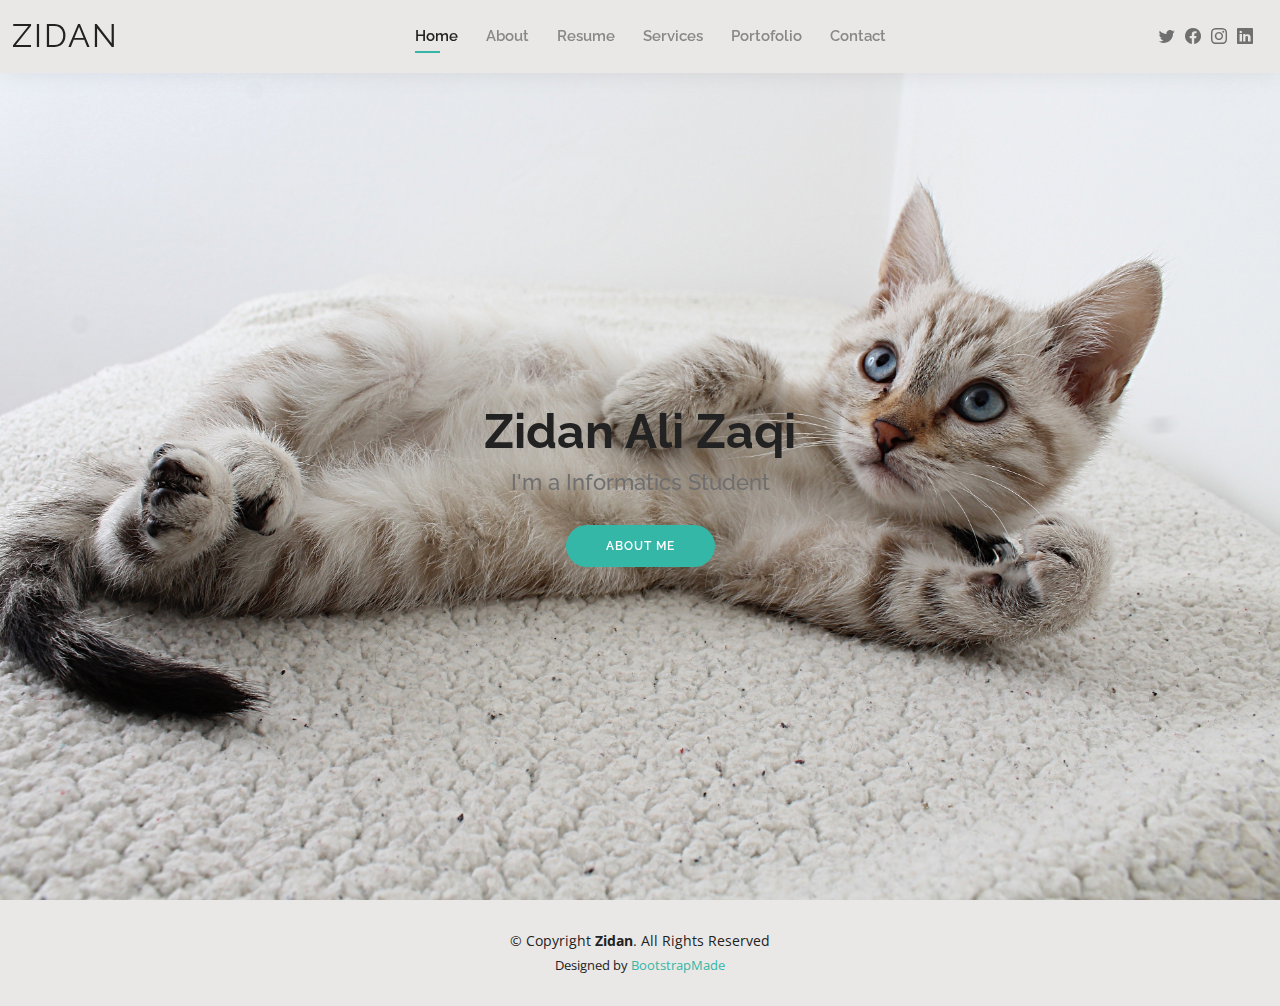
<file: index.html>
<!DOCTYPE html>
<html lang="en">

<head>
  <meta charset="utf-8">
  <meta content="width=device-width, initial-scale=1.0" name="viewport">

  <title>Kelly Bootstrap Template - Index</title>
  <meta content="" name="description">
  <meta content="" name="keywords">

  <!-- Favicons -->
  <link href="assets/img/favicon.png" rel="icon">
  <link href="assets/img/apple-touch-icon.png" rel="apple-touch-icon">

  <!-- Google Fonts -->
  <link href="https://fonts.googleapis.com/css?family=Open+Sans:300,300i,400,400i,600,600i,700,700i|Raleway:300,300i,400,400i,500,500i,600,600i,700,700i|Poppins:300,300i,400,400i,500,500i,600,600i,700,700i" rel="stylesheet">

  <!-- Vendor CSS Files -->
  <link href="assets/vendor/aos/aos.css" rel="stylesheet">
  <link href="assets/vendor/bootstrap/css/bootstrap.min.css" rel="stylesheet">
  <link href="assets/vendor/bootstrap-icons/bootstrap-icons.css" rel="stylesheet">
  <link href="assets/vendor/boxicons/css/boxicons.min.css" rel="stylesheet">
  <link href="assets/vendor/glightbox/css/glightbox.min.css" rel="stylesheet">
  <link href="assets/vendor/swiper/swiper-bundle.min.css" rel="stylesheet">

  <!-- Template Main CSS File -->
  <link href="assets/css/style.css" rel="stylesheet">

  <!-- =======================================================
  * Template Name: Zidan Kelly 
  * Updated: Mar 10 2023 with Bootstrap v5.2.3
  * Template URL: https://bootstrapmade.com/kelly-free-bootstrap-cv-resume-html-template/
  * Author: BootstrapMade.com
  * License: https://bootstrapmade.com/license/
  ======================================================== -->
</head>

<body>

  <!-- ======= Header ======= -->
  <header id="header" class="fixed-top">
    <div class="container-fluid d-flex justify-content-between align-items-center">

      <h1 class="logo me-auto me-lg-0"><a href="index.html">Zidan</a></h1>
      <!-- Uncomment below if you prefer to use an image logo -->
      <!-- <a href="index.html" class="logo"><img src="assets/img/logo.png" alt="" class="img-fluid"></a>-->

      <nav id="navbar" class="navbar order-last order-lg-0">
        <ul>
          <li><a class="active" href="index.html">Home</a></li>
          <li><a href="about.html">About</a></li>
          <li><a href="resume.html">Resume</a></li>
          <li><a href="services.html">Services</a></li>
          <li><a href="portfolio.html">Portofolio</a></li>
          <li><a href="contact.html">Contact</a></li>
        </ul>
        <i class="bi bi-list mobile-nav-toggle"></i>
      </nav><!-- .navbar -->

      <div class="header-social-links">
        <a href="#" class="twitter"><i class="bi bi-twitter"></i></a>
        <a href="#" class="facebook"><i class="bi bi-facebook"></i></a>
        <a href="#" class="instagram"><i class="bi bi-instagram"></i></a>
        <a href="#" class="linkedin"><i class="bi bi-linkedin"></i></i></a>
      </div>

    </div>

  </header><!-- End Header -->

  <!-- ======= Hero Section ======= -->
  <section id="hero" class="d-flex align-items-center">
    <div class="container d-flex flex-column align-items-center" data-aos="zoom-in" data-aos-delay="100">
      <h1>Zidan Ali Zaqi </h1>
      <h2>I'm a Informatics Student</h2>
      <a href="about.html" class="btn-about">About Me</a>
    </div>
  </section><!-- End Hero -->

  <!-- ======= Footer ======= -->
  <footer id="footer">
    <div class="container">
      <div class="copyright">
        &copy; Copyright <strong><span>Zidan</span></strong>. All Rights Reserved
      </div>
      <div class="credits">
        <!-- All the links in the footer should remain intact. -->
        <!-- You can delete the links only if you purchased the pro version. -->
        <!-- Licensing information: https://bootstrapmade.com/license/ -->
        <!-- Purchase the pro version with working PHP/AJAX contact form: https://bootstrapmade.com/kelly-free-bootstrap-cv-resume-html-template/ -->
        Designed by <a href="https://bootstrapmade.com/">BootstrapMade</a>
      </div>
    </div>
  </footer><!-- End  Footer -->

  <div id="preloader"></div>
  <a href="#" class="back-to-top d-flex align-items-center justify-content-center"><i class="bi bi-arrow-up-short"></i></a>

  <!-- Vendor JS Files -->
  <script src="assets/vendor/purecounter/purecounter_vanilla.js"></script>
  <script src="assets/vendor/aos/aos.js"></script>
  <script src="assets/vendor/bootstrap/js/bootstrap.bundle.min.js"></script>
  <script src="assets/vendor/glightbox/js/glightbox.min.js"></script>
  <script src="assets/vendor/isotope-layout/isotope.pkgd.min.js"></script>
  <script src="assets/vendor/swiper/swiper-bundle.min.js"></script>
  <script src="assets/vendor/waypoints/noframework.waypoints.js"></script>
  <script src="assets/vendor/php-email-form/validate.js"></script>

  <!-- Template Main JS File -->
  <script src="assets/js/main.js"></script>

</body>

</html>
</file>
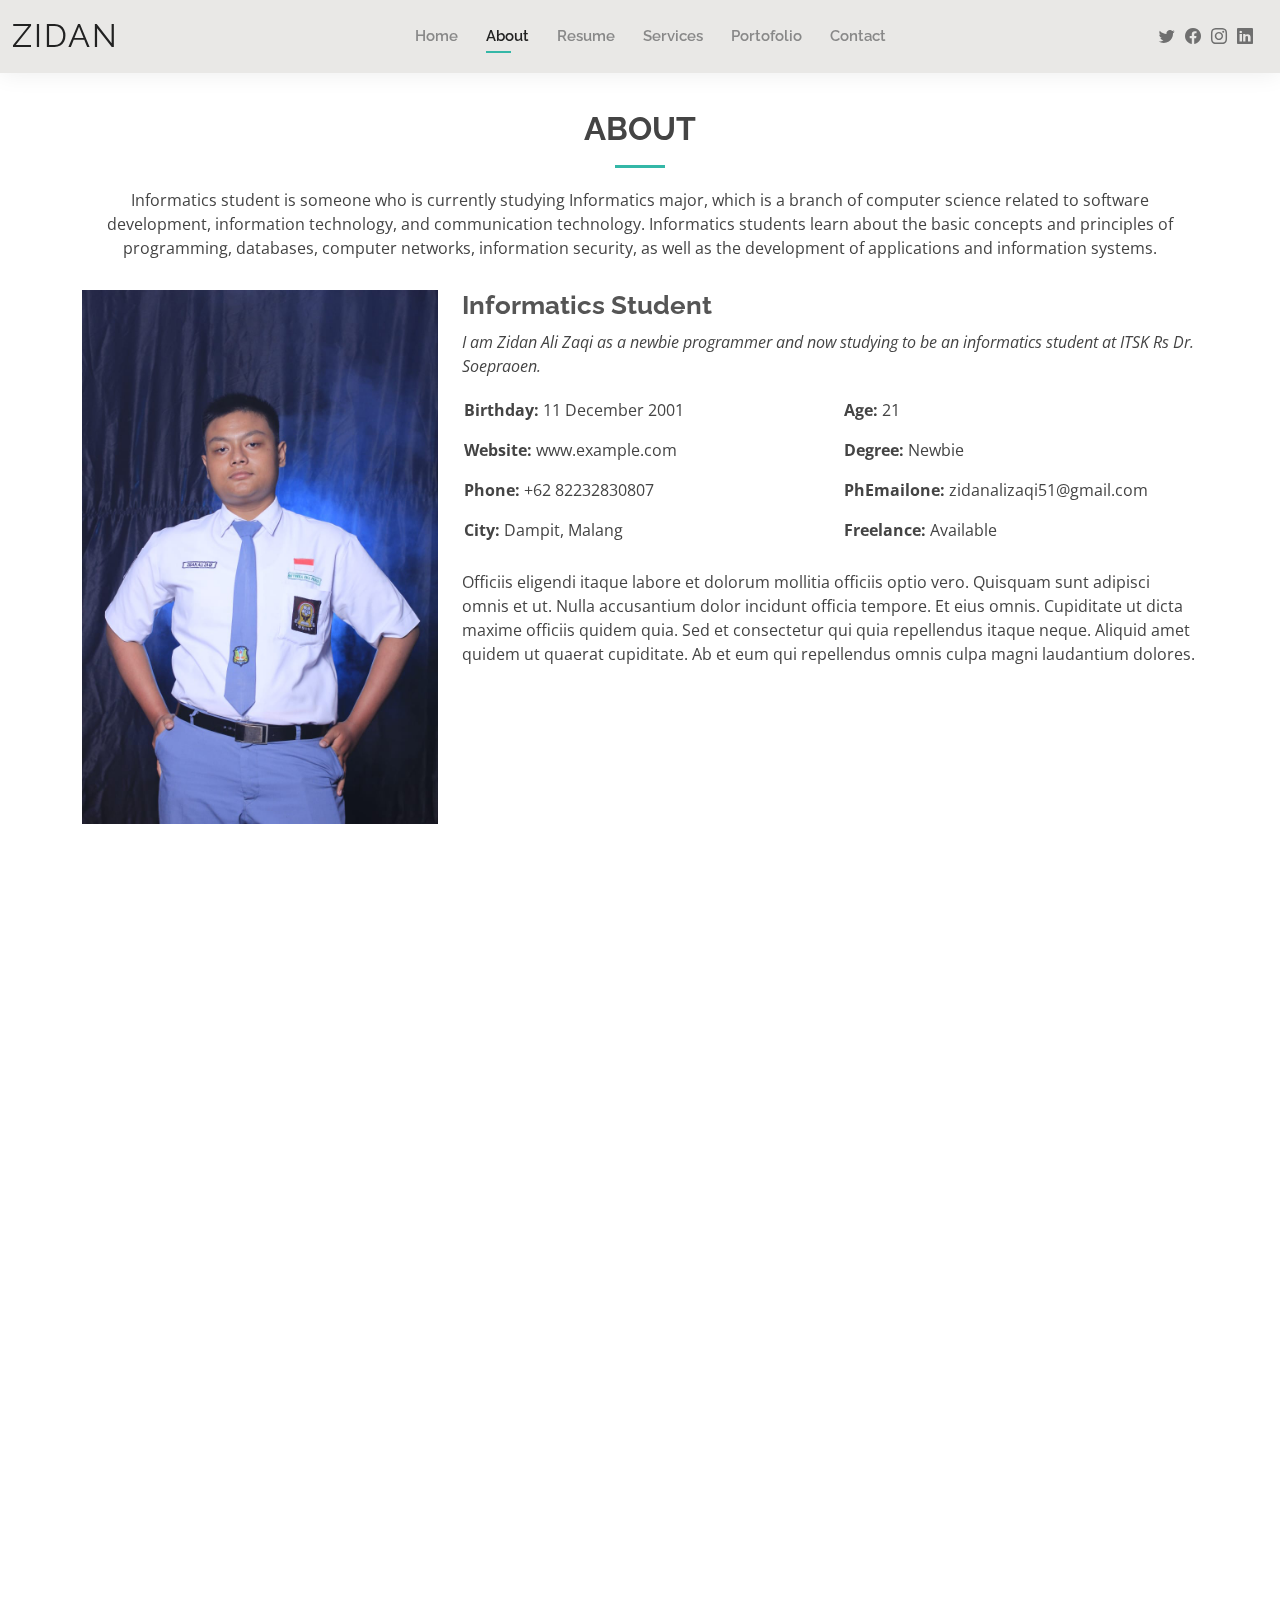
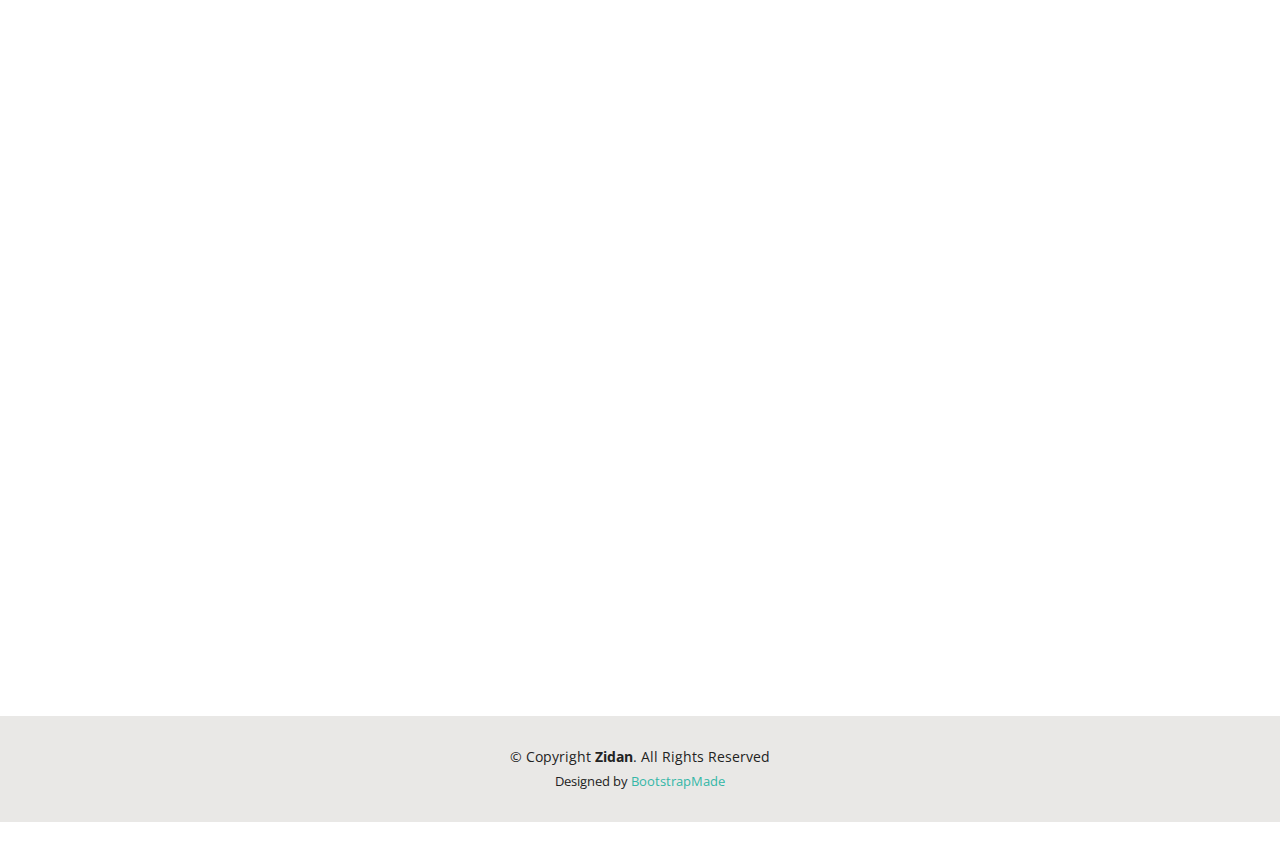
<file: about.html>
<!DOCTYPE html>
<html lang="en">

<head>
  <meta charset="utf-8">
  <meta content="width=device-width, initial-scale=1.0" name="viewport">

  <title>About - Kelly Bootstrap Template</title>
  <meta content="" name="description">
  <meta content="" name="keywords">

  <!-- Favicons -->
  <link href="assets/img/favicon.png" rel="icon">
  <link href="assets/img/apple-touch-icon.png" rel="apple-touch-icon">

  <!-- Google Fonts -->
  <link href="https://fonts.googleapis.com/css?family=Open+Sans:300,300i,400,400i,600,600i,700,700i|Raleway:300,300i,400,400i,500,500i,600,600i,700,700i|Poppins:300,300i,400,400i,500,500i,600,600i,700,700i" rel="stylesheet">

  <!-- Vendor CSS Files -->
  <link href="assets/vendor/aos/aos.css" rel="stylesheet">
  <link href="assets/vendor/bootstrap/css/bootstrap.min.css" rel="stylesheet">
  <link href="assets/vendor/bootstrap-icons/bootstrap-icons.css" rel="stylesheet">
  <link href="assets/vendor/boxicons/css/boxicons.min.css" rel="stylesheet">
  <link href="assets/vendor/glightbox/css/glightbox.min.css" rel="stylesheet">
  <link href="assets/vendor/swiper/swiper-bundle.min.css" rel="stylesheet">

  <!-- Template Main CSS File -->
  <link href="assets/css/style.css" rel="stylesheet">

  <!-- =======================================================
  * Template Name: Kelly
  * Updated: Mar 10 2023 with Bootstrap v5.2.3
  * Template URL: https://bootstrapmade.com/kelly-free-bootstrap-cv-resume-html-template/
  * Author: BootstrapMade.com
  * License: https://bootstrapmade.com/license/
  ======================================================== -->
</head>

<body>

  <!-- ======= Header ======= -->
  <header id="header" class="fixed-top">
    <div class="container-fluid d-flex justify-content-between align-items-center">

      <h1 class="logo me-auto me-lg-0"><a href="index.html">Zidan</a></h1>
      <!-- Uncomment below if you prefer to use an image logo -->
      <!-- <a href="index.html" class="logo"><img src="assets/img/logo.png" alt="" class="img-fluid"></a>-->

      <nav id="navbar" class="navbar order-last order-lg-0">
        <ul>
          <li><a href="index.html">Home</a></li>
          <li><a class="active" href="about.html">About</a></li>
          <li><a href="resume.html">Resume</a></li>
          <li><a href="services.html">Services</a></li>
          <li><a href="portfolio.html">Portofolio</a></li>
          <li><a href="contact.html">Contact</a></li>
        </ul>
        <i class="bi bi-list mobile-nav-toggle"></i>
      </nav><!-- .navbar -->

      <div class="header-social-links">
        <a href="#" class="twitter"><i class="bi bi-twitter"></i></a>
        <a href="#" class="facebook"><i class="bi bi-facebook"></i></a>
        <a href="#" class="instagram"><i class="bi bi-instagram"></i></a>
        <a href="#" class="linkedin"><i class="bi bi-linkedin"></i></i></a>
      </div>

    </div>

  </header><!-- End Header -->

  <main id="main">

    <!-- ======= About Section ======= -->
    <section id="about" class="about">
      <div class="container" data-aos="fade-up">

        <div class="section-title">
          <h2>About</h2>
          <p>Informatics student is someone who is currently studying Informatics major, which is a branch of computer science related to software development, information technology, and communication technology. Informatics students learn about the basic concepts and principles of programming, databases, computer networks, information security, as well as the development of applications and information systems.</p>
        </div>

        <div class="row">
          <div class="col-lg-4">
            <img src="assets/img/about1.jpg" class="img-fluid" alt="">
          </div>
          <div class="col-lg-8 pt-4 pt-lg-0 content">
            <h3>Informatics Student</h3>
            <p class="fst-italic">
              I am Zidan Ali Zaqi as a newbie programmer and now studying to be an informatics student at ITSK Rs Dr. Soepraoen.
            </p>
            <div class="row">
              <div class="col-lg-6">
                <ul>
                  <li><i class="bi bi-rounded-right"></i> <strong>Birthday:</strong> 11 December 2001</li>
                  <li><i class="bi bi-rounded-right"></i> <strong>Website:</strong> www.example.com</li>
                  <li><i class="bi bi-rounded-right"></i> <strong>Phone:</strong> +62 82232830807</li>
                  <li><i class="bi bi-rounded-right"></i> <strong>City:</strong> Dampit, Malang</li>
                </ul>
              </div>
              <div class="col-lg-6">
                <ul>
                  <li><i class="bi bi-rounded-right"></i> <strong>Age:</strong> 21</li>
                  <li><i class="bi bi-rounded-right"></i> <strong>Degree:</strong> Newbie</li>
                  <li><i class="bi bi-rounded-right"></i> <strong>PhEmailone:</strong> zidanalizaqi51@gmail.com</li>
                  <li><i class="bi bi-rounded-right"></i> <strong>Freelance:</strong> Available</li>
                </ul>
              </div>
            </div>
            <p>
              Officiis eligendi itaque labore et dolorum mollitia officiis optio vero. Quisquam sunt adipisci omnis et ut. Nulla accusantium dolor incidunt officia tempore. Et eius omnis.
              Cupiditate ut dicta maxime officiis quidem quia. Sed et consectetur qui quia repellendus itaque neque. Aliquid amet quidem ut quaerat cupiditate. Ab et eum qui repellendus omnis culpa magni laudantium dolores.
            </p>
          </div>
        </div>

      </div>
    </section><!-- End About Section -->

    <!-- ======= Skills Section ======= -->
    <section id="skills" class="skills">
      <div class="container" data-aos="fade-up">

        <div class="section-title">
          <h2>Skills</h2>
          <p>Magnam dolores commodi suscipit. Necessitatibus eius consequatur ex aliquid fuga eum quidem. Sit sint consectetur velit. Quisquam quos quisquam cupiditate. Et nemo qui impedit suscipit alias ea. Quia fugiat sit in iste officiis commodi quidem hic quas.</p>
        </div>

        <div class="row skills-content">

          <div class="col-lg-6">

            <div class="progress">
              <span class="skill">HTML <i class="val">100%</i></span>
              <div class="progress-bar-wrap">
                <div class="progress-bar" role="progressbar" aria-valuenow="100" aria-valuemin="0" aria-valuemax="100"></div>
              </div>
            </div>

            <div class="progress">
              <span class="skill">CSS <i class="val">90%</i></span>
              <div class="progress-bar-wrap">
                <div class="progress-bar" role="progressbar" aria-valuenow="90" aria-valuemin="0" aria-valuemax="100"></div>
              </div>
            </div>

            <div class="progress">
              <span class="skill">JavaScript <i class="val">75%</i></span>
              <div class="progress-bar-wrap">
                <div class="progress-bar" role="progressbar" aria-valuenow="75" aria-valuemin="0" aria-valuemax="100"></div>
              </div>
            </div>

          </div>

          <div class="col-lg-6">

            <div class="progress">
              <span class="skill">PHP <i class="val">80%</i></span>
              <div class="progress-bar-wrap">
                <div class="progress-bar" role="progressbar" aria-valuenow="80" aria-valuemin="0" aria-valuemax="100"></div>
              </div>
            </div>

            <div class="progress">
              <span class="skill">WordPress/CMS <i class="val">90%</i></span>
              <div class="progress-bar-wrap">
                <div class="progress-bar" role="progressbar" aria-valuenow="90" aria-valuemin="0" aria-valuemax="100"></div>
              </div>
            </div>

            <div class="progress">
              <span class="skill">Photoshop <i class="val">55%</i></span>
              <div class="progress-bar-wrap">
                <div class="progress-bar" role="progressbar" aria-valuenow="55" aria-valuemin="0" aria-valuemax="100"></div>
              </div>
            </div>

          </div>

        </div>

      </div>
    </section><!-- End Skills Section -->

    <!-- ======= Facts Section ======= -->
    <section id="facts" class="facts">
      <div class="container" data-aos="fade-up">

        <div class="section-title">
          <h2>Facts</h2>
          <p>Magnam dolores commodi suscipit. Necessitatibus eius consequatur ex aliquid fuga eum quidem. Sit sint consectetur velit. Quisquam quos quisquam cupiditate. Et nemo qui impedit suscipit alias ea. Quia fugiat sit in iste officiis commodi quidem hic quas.</p>
        </div>

        <div class="row counters">

          <div class="col-lg-3 col-6 text-center">
            <span data-purecounter-start="0" data-purecounter-end="232" data-purecounter-duration="1" class="purecounter"></span>
            <p>Clients</p>
          </div>

          <div class="col-lg-3 col-6 text-center">
            <span data-purecounter-start="0" data-purecounter-end="521" data-purecounter-duration="1" class="purecounter"></span>
            <p>Projects</p>
          </div>

          <div class="col-lg-3 col-6 text-center">
            <span data-purecounter-start="0" data-purecounter-end="1463" data-purecounter-duration="1" class="purecounter"></span>
            <p>Hours Of Support</p>
          </div>

          <div class="col-lg-3 col-6 text-center">
            <span data-purecounter-start="0" data-purecounter-end="15" data-purecounter-duration="1" class="purecounter"></span>
            <p>Hard Workers</p>
          </div>

        </div>

      </div>
    </section><!-- End Facts Section -->

    <!-- ======= Testimonials Section ======= -->
    <section id="testimonials" class="testimonials">
      <div class="container" data-aos="fade-up">

        <div class="section-title">
          <h2>Testimonials</h2>
          <p>Magnam dolores commodi suscipit. Necessitatibus eius consequatur ex aliquid fuga eum quidem. Sit sint consectetur velit. Quisquam quos quisquam cupiditate. Et nemo qui impedit suscipit alias ea. Quia fugiat sit in iste officiis commodi quidem hic quas.</p>
        </div>

        <div class="testimonials-slider swiper" data-aos="fade-up" data-aos-delay="100">
          <div class="swiper-wrapper">

            <div class="swiper-slide">
              <div class="testimonial-item">
                <img src="assets/img/testimonials/testimonials-1.jpg" class="testimonial-img" alt="">
                <h3>Saul Goodman</h3>
                <h4>Ceo &amp; Founder</h4>
                <p>
                  <i class="bx bxs-quote-alt-left quote-icon-left"></i>
                  Proin iaculis purus consequat sem cure digni ssim donec porttitora entum suscipit rhoncus. Accusantium quam, ultricies eget id, aliquam eget nibh et. Maecen aliquam, risus at semper.
                  <i class="bx bxs-quote-alt-right quote-icon-right"></i>
                </p>
              </div>
            </div><!-- End testimonial item -->

            <div class="swiper-slide">
              <div class="testimonial-item">
                <img src="assets/img/testimonials/testimonials-2.jpg" class="testimonial-img" alt="">
                <h3>Sara Wilsson</h3>
                <h4>Designer</h4>
                <p>
                  <i class="bx bxs-quote-alt-left quote-icon-left"></i>
                  Export tempor illum tamen malis malis eram quae irure esse labore quem cillum quid cillum eram malis quorum velit fore eram velit sunt aliqua noster fugiat irure amet legam anim culpa.
                  <i class="bx bxs-quote-alt-right quote-icon-right"></i>
                </p>
              </div>
            </div><!-- End testimonial item -->

            <div class="swiper-slide">
              <div class="testimonial-item">
                <img src="assets/img/testimonials/testimonials-3.jpg" class="testimonial-img" alt="">
                <h3>Jena Karlis</h3>
                <h4>Store Owner</h4>
                <p>
                  <i class="bx bxs-quote-alt-left quote-icon-left"></i>
                  Enim nisi quem export duis labore cillum quae magna enim sint quorum nulla quem veniam duis minim tempor labore quem eram duis noster aute amet eram fore quis sint minim.
                  <i class="bx bxs-quote-alt-right quote-icon-right"></i>
                </p>
              </div>
            </div><!-- End testimonial item -->

            <div class="swiper-slide">
              <div class="testimonial-item">
                <img src="assets/img/testimonials/testimonials-4.jpg" class="testimonial-img" alt="">
                <h3>Matt Brandon</h3>
                <h4>Freelancer</h4>
                <p>
                  <i class="bx bxs-quote-alt-left quote-icon-left"></i>
                  Fugiat enim eram quae cillum dolore dolor amet nulla culpa multos export minim fugiat minim velit minim dolor enim duis veniam ipsum anim magna sunt elit fore quem dolore labore illum veniam.
                  <i class="bx bxs-quote-alt-right quote-icon-right"></i>
                </p>
              </div>
            </div><!-- End testimonial item -->

            <div class="swiper-slide">
              <div class="testimonial-item">
                <img src="assets/img/testimonials/testimonials-5.jpg" class="testimonial-img" alt="">
                <h3>John Larson</h3>
                <h4>Entrepreneur</h4>
                <p>
                  <i class="bx bxs-quote-alt-left quote-icon-left"></i>
                  Quis quorum aliqua sint quem legam fore sunt eram irure aliqua veniam tempor noster veniam enim culpa labore duis sunt culpa nulla illum cillum fugiat legam esse veniam culpa fore nisi cillum quid.
                  <i class="bx bxs-quote-alt-right quote-icon-right"></i>
                </p>
              </div>
            </div><!-- End testimonial item -->

          </div>
          <div class="swiper-pagination"></div>
        </div>

      </div>
    </section><!-- End Testimonials Section -->

  </main><!-- End #main -->

  <!-- ======= Footer ======= -->
  <footer id="footer">
    <div class="container">
      <div class="copyright">
        &copy; Copyright <strong><span>Zidan</span></strong>. All Rights Reserved
      </div>
      <div class="credits">
        <!-- All the links in the footer should remain intact. -->
        <!-- You can delete the links only if you purchased the pro version. -->
        <!-- Licensing information: https://bootstrapmade.com/license/ -->
        <!-- Purchase the pro version with working PHP/AJAX contact form: https://bootstrapmade.com/kelly-free-bootstrap-cv-resume-html-template/ -->
        Designed by <a href="https://bootstrapmade.com/">BootstrapMade</a>
      </div>
    </div>
  </footer><!-- End  Footer -->

  <div id="preloader"></div>
  <a href="#" class="back-to-top d-flex align-items-center justify-content-center"><i class="bi bi-arrow-up-short"></i></a>

  <!-- Vendor JS Files -->
  <script src="assets/vendor/purecounter/purecounter_vanilla.js"></script>
  <script src="assets/vendor/aos/aos.js"></script>
  <script src="assets/vendor/bootstrap/js/bootstrap.bundle.min.js"></script>
  <script src="assets/vendor/glightbox/js/glightbox.min.js"></script>
  <script src="assets/vendor/isotope-layout/isotope.pkgd.min.js"></script>
  <script src="assets/vendor/swiper/swiper-bundle.min.js"></script>
  <script src="assets/vendor/waypoints/noframework.waypoints.js"></script>
  <script src="assets/vendor/php-email-form/validate.js"></script>

  <!-- Template Main JS File -->
  <script src="assets/js/main.js"></script>

</body>

</html>
</file>
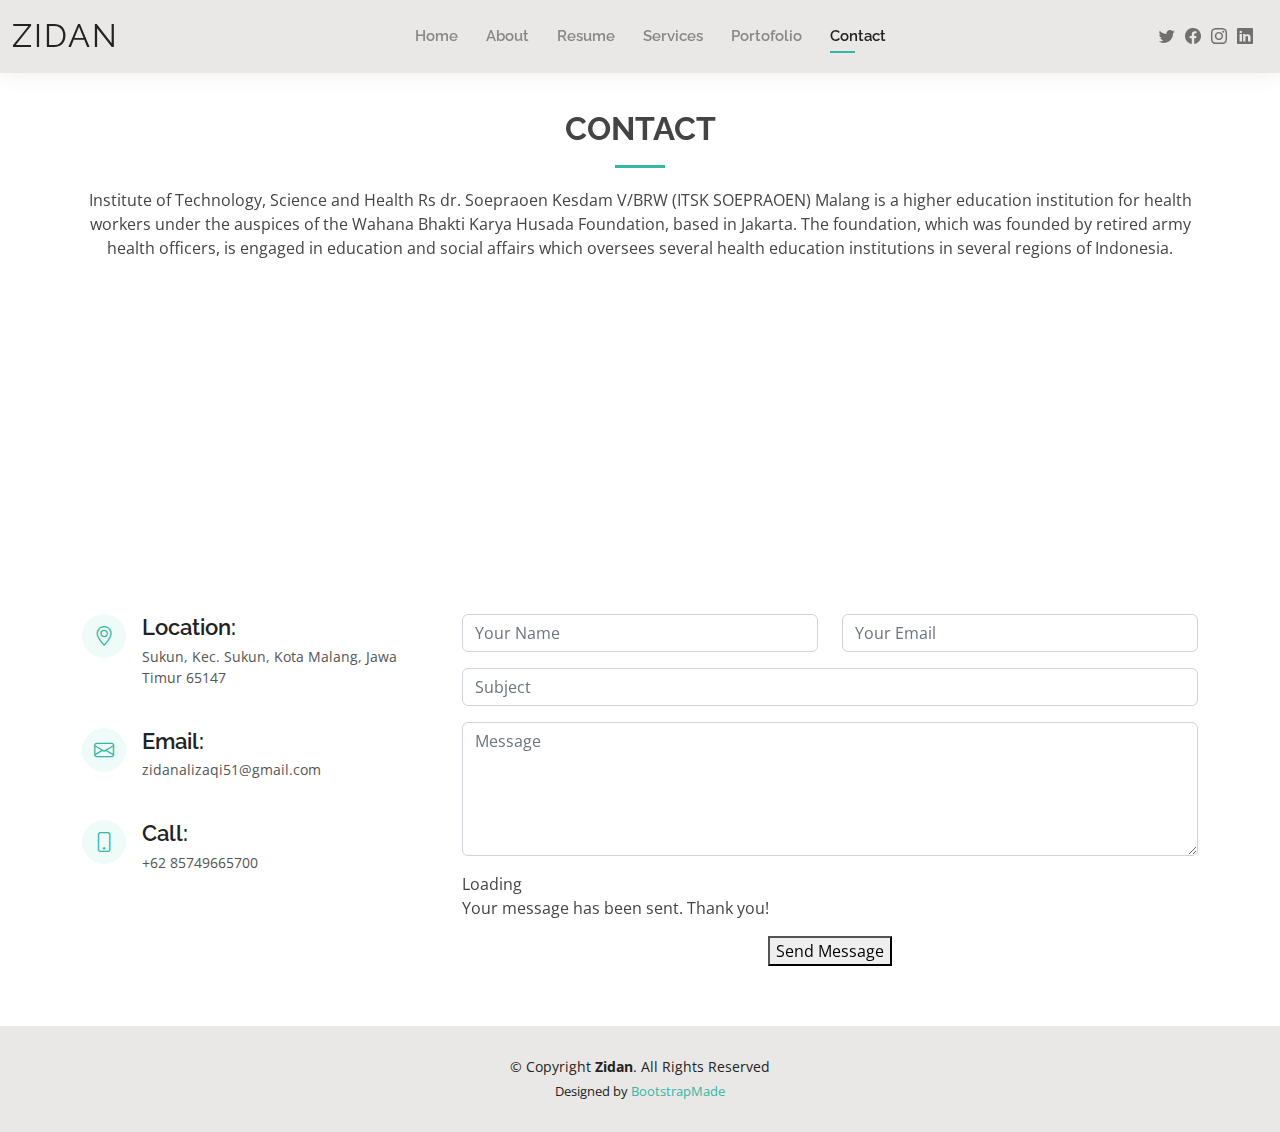
<file: contact.html>
<!DOCTYPE html>
<html lang="en">

<head>
  <meta charset="utf-8">
  <meta content="width=device-width, initial-scale=1.0" name="viewport">

  <title>Contact - Kelly Bootstrap Template</title>
  <meta content="" name="description">
  <meta content="" name="keywords">

  <!-- Favicons -->
  <link href="assets/img/favicon.png" rel="icon">
  <link href="assets/img/apple-touch-icon.png" rel="apple-touch-icon">

  <!-- Google Fonts -->
  <link href="https://fonts.googleapis.com/css?family=Open+Sans:300,300i,400,400i,600,600i,700,700i|Raleway:300,300i,400,400i,500,500i,600,600i,700,700i|Poppins:300,300i,400,400i,500,500i,600,600i,700,700i" rel="stylesheet">

  <!-- Vendor CSS Files -->
  <link href="assets/vendor/aos/aos.css" rel="stylesheet">
  <link href="assets/vendor/bootstrap/css/bootstrap.min.css" rel="stylesheet">
  <link href="assets/vendor/bootstrap-icons/bootstrap-icons.css" rel="stylesheet">
  <link href="assets/vendor/boxicons/css/boxicons.min.css" rel="stylesheet">
  <link href="assets/vendor/glightbox/css/glightbox.min.css" rel="stylesheet">
  <link href="assets/vendor/swiper/swiper-bundle.min.css" rel="stylesheet">

  <!-- Template Main CSS File -->
  <link href="assets/css/style.css" rel="stylesheet">

  <!-- =======================================================
  * Template Name: Kelly
  * Updated: Mar 10 2023 with Bootstrap v5.2.3
  * Template URL: https://bootstrapmade.com/kelly-free-bootstrap-cv-resume-html-template/
  * Author: BootstrapMade.com
  * License: https://bootstrapmade.com/license/
  ======================================================== -->
</head>

<body>

  <!-- ======= Header ======= -->
  <header id="header" class="fixed-top">
    <div class="container-fluid d-flex justify-content-between align-items-center">

      <h1 class="logo me-auto me-lg-0"><a href="index.html">Zidan</a></h1>
      <!-- Uncomment below if you prefer to use an image logo -->
      <!-- <a href="index.html" class="logo"><img src="assets/img/logo.png" alt="" class="img-fluid"></a>-->

      <nav id="navbar" class="navbar order-last order-lg-0">
        <ul>
          <li><a href="index.html">Home</a></li>
          <li><a href="about.html">About</a></li>
          <li><a href="resume.html">Resume</a></li>
          <li><a href="services.html">Services</a></li>
          <li><a href="portfolio.html">Portofolio</a></li>
          <li><a class="active" href="contact.html">Contact</a></li>
        </ul>
        <i class="bi bi-list mobile-nav-toggle"></i>
      </nav><!-- .navbar -->

      <div class="header-social-links">
        <a href="#" class="twitter"><i class="bi bi-twitter"></i></a>
        <a href="#" class="facebook"><i class="bi bi-facebook"></i></a>
        <a href="#" class="instagram"><i class="bi bi-instagram"></i></a>
        <a href="#" class="linkedin"><i class="bi bi-linkedin"></i></i></a>
      </div>

    </div>

  </header><!-- End Header -->

  <main id="main">

    <!-- ======= Contact Section ======= -->
    <section id="contact" class="contact">
      <div class="container" data-aos="fade-up">

        <div class="section-title">
          <h2>Contact</h2>
          <p>Institute of Technology, Science and Health Rs dr. Soepraoen Kesdam V/BRW (ITSK SOEPRAOEN) Malang is a higher education institution for health workers under the auspices of the Wahana Bhakti Karya Husada Foundation, based in Jakarta. The foundation, which was founded by retired army health officers, is engaged in education and social affairs which oversees several health education institutions in several regions of Indonesia.</p>
        </div>

        <div>
          <iframe style="border:0; width: 100%; height: 270px;" src="https://www.google.com/maps/embed?pb=!1m18!1m12!1m3!1d1975.5480724850152!2d112.61946437598995!3d-7.98900724855455!2m3!1f0!2f0!3f0!3m2!1i1024!2i768!4f13.1!3m3!1m2!1s0x2dd6281d6d2d9ecf%3A0x30e491887b18d4f0!2sKampus%202%20ITSK%20RS%20dr.%20Soepraoen!5e0!3m2!1sid!2sid!4v1681271156922!5m2!1sid!2sid" width="600" height="450" style="border:0;" allowfullscreen="" loading="lazy" referrerpolicy="no-referrer-when-downgrade" frameborder="0" allowfullscreen></iframe>
        </div>

        <div class="row mt-5">

          <div class="col-lg-4">
            <div class="info">
              <div class="address">
                <i class="bi bi-geo-alt"></i>
                <h4>Location:</h4>
                <p> Sukun, Kec. Sukun, Kota Malang, Jawa Timur 65147</p>
              </div>

              <div class="email">
                <i class="bi bi-envelope"></i>
                <h4>Email:</h4>
                <p>zidanalizaqi51@gmail.com</p>
              </div>

              <div class="phone">
                <i class="bi bi-phone"></i>
                <h4>Call:</h4>
                <p>+62 85749665700</p>
              </div>

            </div>

          </div>

          <div class="col-lg-8 mt-5 mt-lg-0">

            <form action="forms/proses.php" method="post">
              <div class="row">
                <div class="col-md-6 form-group">
                  <input type="text" name="name" class="form-control" id="name" placeholder="Your Name" required>
                </div>
                <div class="col-md-6 form-group mt-3 mt-md-0">
                  <input type="email" class="form-control" name="email" id="email" placeholder="Your Email" required>
                </div>
              </div>
              <div class="form-group mt-3">
                <input type="text" class="form-control" name="subject" id="subject" placeholder="Subject" required>
              </div>
              <div class="form-group mt-3">
                <textarea class="form-control" name="message" rows="5" placeholder="Message" required></textarea>
              </div>
              <div class="my-3">
                <div class="loading">Loading</div>
                <div class="error-message"></div>
                <div class="sent-message">Your message has been sent. Thank you!</div>
              </div>
              <div class="text-center"><button type="submit">Send Message</button></div>
            </form>

          </div>

        </div>

      </div>
    </section><!-- End Contact Section -->

  </main><!-- End #main -->

  <!-- ======= Footer ======= -->
  <footer id="footer">
    <div class="container">
      <div class="copyright">
        &copy; Copyright <strong><span>Zidan</span></strong>. All Rights Reserved
      </div>
      <div class="credits">
        <!-- All the links in the footer should remain intact. -->
        <!-- You can delete the links only if you purchased the pro version. -->
        <!-- Licensing information: https://bootstrapmade.com/license/ -->
        <!-- Purchase the pro version with working PHP/AJAX contact form: https://bootstrapmade.com/kelly-free-bootstrap-cv-resume-html-template/ -->
        Designed by <a href="https://bootstrapmade.com/">BootstrapMade</a>
      </div>
    </div>
  </footer><!-- End  Footer -->

  <div id="preloader"></div>
  <a href="#" class="back-to-top d-flex align-items-center justify-content-center"><i class="bi bi-arrow-up-short"></i></a>

  <!-- Vendor JS Files -->
  <script src="assets/vendor/purecounter/purecounter_vanilla.js"></script>
  <script src="assets/vendor/aos/aos.js"></script>
  <script src="assets/vendor/bootstrap/js/bootstrap.bundle.min.js"></script>
  <script src="assets/vendor/glightbox/js/glightbox.min.js"></script>
  <script src="assets/vendor/isotope-layout/isotope.pkgd.min.js"></script>
  <script src="assets/vendor/swiper/swiper-bundle.min.js"></script>
  <script src="assets/vendor/waypoints/noframework.waypoints.js"></script>
  <script src="assets/vendor/php-email-form/validate.js"></script>

  <!-- Template Main JS File -->
  <script src="assets/js/main.js"></script>

</body>

</html>
</file>
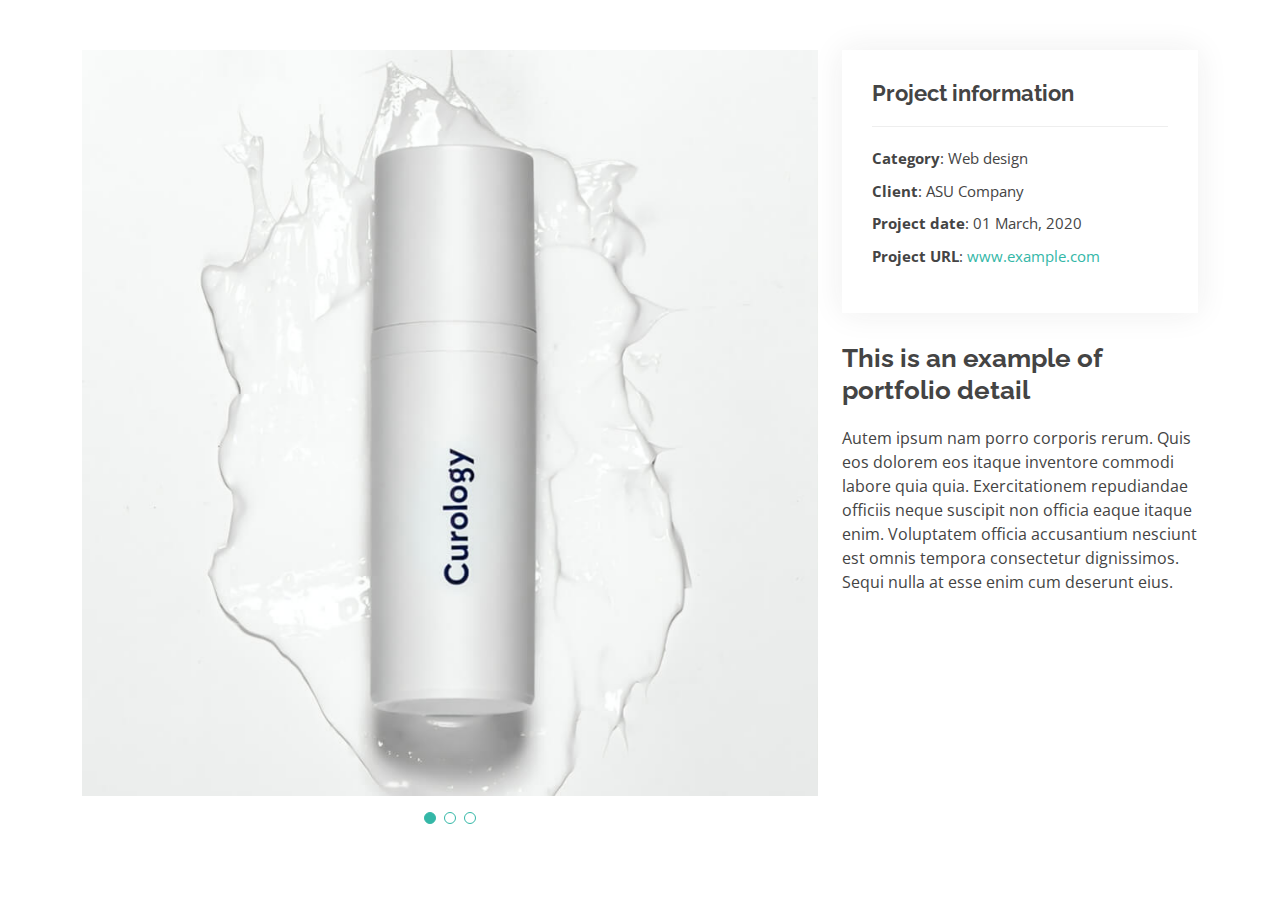
<file: portfolio-details.html>
<!DOCTYPE html>
<html lang="en">

<head>
  <meta charset="utf-8">
  <meta content="width=device-width, initial-scale=1.0" name="viewport">

  <title>Portfolio Details - Kelly Bootstrap Template</title>
  <meta content="" name="description">
  <meta content="" name="keywords">

  <!-- Favicons -->
  <link href="assets/img/favicon.png" rel="icon">
  <link href="assets/img/apple-touch-icon.png" rel="apple-touch-icon">

  <!-- Google Fonts -->
  <link href="https://fonts.googleapis.com/css?family=Open+Sans:300,300i,400,400i,600,600i,700,700i|Raleway:300,300i,400,400i,500,500i,600,600i,700,700i|Poppins:300,300i,400,400i,500,500i,600,600i,700,700i" rel="stylesheet">

  <!-- Vendor CSS Files -->
  <link href="assets/vendor/aos/aos.css" rel="stylesheet">
  <link href="assets/vendor/bootstrap/css/bootstrap.min.css" rel="stylesheet">
  <link href="assets/vendor/bootstrap-icons/bootstrap-icons.css" rel="stylesheet">
  <link href="assets/vendor/boxicons/css/boxicons.min.css" rel="stylesheet">
  <link href="assets/vendor/glightbox/css/glightbox.min.css" rel="stylesheet">
  <link href="assets/vendor/swiper/swiper-bundle.min.css" rel="stylesheet">

  <!-- Template Main CSS File -->
  <link href="assets/css/style.css" rel="stylesheet">

  <!-- =======================================================
  * Template Name: Kelly
  * Updated: Mar 10 2023 with Bootstrap v5.2.3
  * Template URL: https://bootstrapmade.com/kelly-free-bootstrap-cv-resume-html-template/
  * Author: BootstrapMade.com
  * License: https://bootstrapmade.com/license/
  ======================================================== -->
</head>

<body>

  <main id="main">

    <!-- ======= Portfolio Details Section ======= -->
    <section id="portfolio-details" class="portfolio-details">
      <div class="container">

        <div class="row gy-4">

          <div class="col-lg-8">
            <div class="portfolio-details-slider swiper">
              <div class="swiper-wrapper align-items-center">

                <div class="swiper-slide">
                  <img src="assets/img/portfolio/portfolio-1.jpg" alt="">
                </div>

                <div class="swiper-slide">
                  <img src="assets/img/portfolio/portfolio-2.jpg" alt="">
                </div>

                <div class="swiper-slide">
                  <img src="assets/img/portfolio/portfolio-3.jpg" alt="">
                </div>

              </div>
              <div class="swiper-pagination"></div>
            </div>
          </div>

          <div class="col-lg-4">
            <div class="portfolio-info">
              <h3>Project information</h3>
              <ul>
                <li><strong>Category</strong>: Web design</li>
                <li><strong>Client</strong>: ASU Company</li>
                <li><strong>Project date</strong>: 01 March, 2020</li>
                <li><strong>Project URL</strong>: <a href="#">www.example.com</a></li>
              </ul>
            </div>
            <div class="portfolio-description">
              <h2>This is an example of portfolio detail</h2>
              <p>
                Autem ipsum nam porro corporis rerum. Quis eos dolorem eos itaque inventore commodi labore quia quia. Exercitationem repudiandae officiis neque suscipit non officia eaque itaque enim. Voluptatem officia accusantium nesciunt est omnis tempora consectetur dignissimos. Sequi nulla at esse enim cum deserunt eius.
              </p>
            </div>
          </div>

        </div>

      </div>
    </section><!-- End Portfolio Details Section -->

  </main><!-- End #main -->

  <div id="preloader"></div>
  <a href="#" class="back-to-top d-flex align-items-center justify-content-center"><i class="bi bi-arrow-up-short"></i></a>

  <!-- Vendor JS Files -->
  <script src="assets/vendor/purecounter/purecounter_vanilla.js"></script>
  <script src="assets/vendor/aos/aos.js"></script>
  <script src="assets/vendor/bootstrap/js/bootstrap.bundle.min.js"></script>
  <script src="assets/vendor/glightbox/js/glightbox.min.js"></script>
  <script src="assets/vendor/isotope-layout/isotope.pkgd.min.js"></script>
  <script src="assets/vendor/swiper/swiper-bundle.min.js"></script>
  <script src="assets/vendor/waypoints/noframework.waypoints.js"></script>
  <script src="assets/vendor/php-email-form/validate.js"></script>

  <!-- Template Main JS File -->
  <script src="assets/js/main.js"></script>

</body>

</html>
</file>
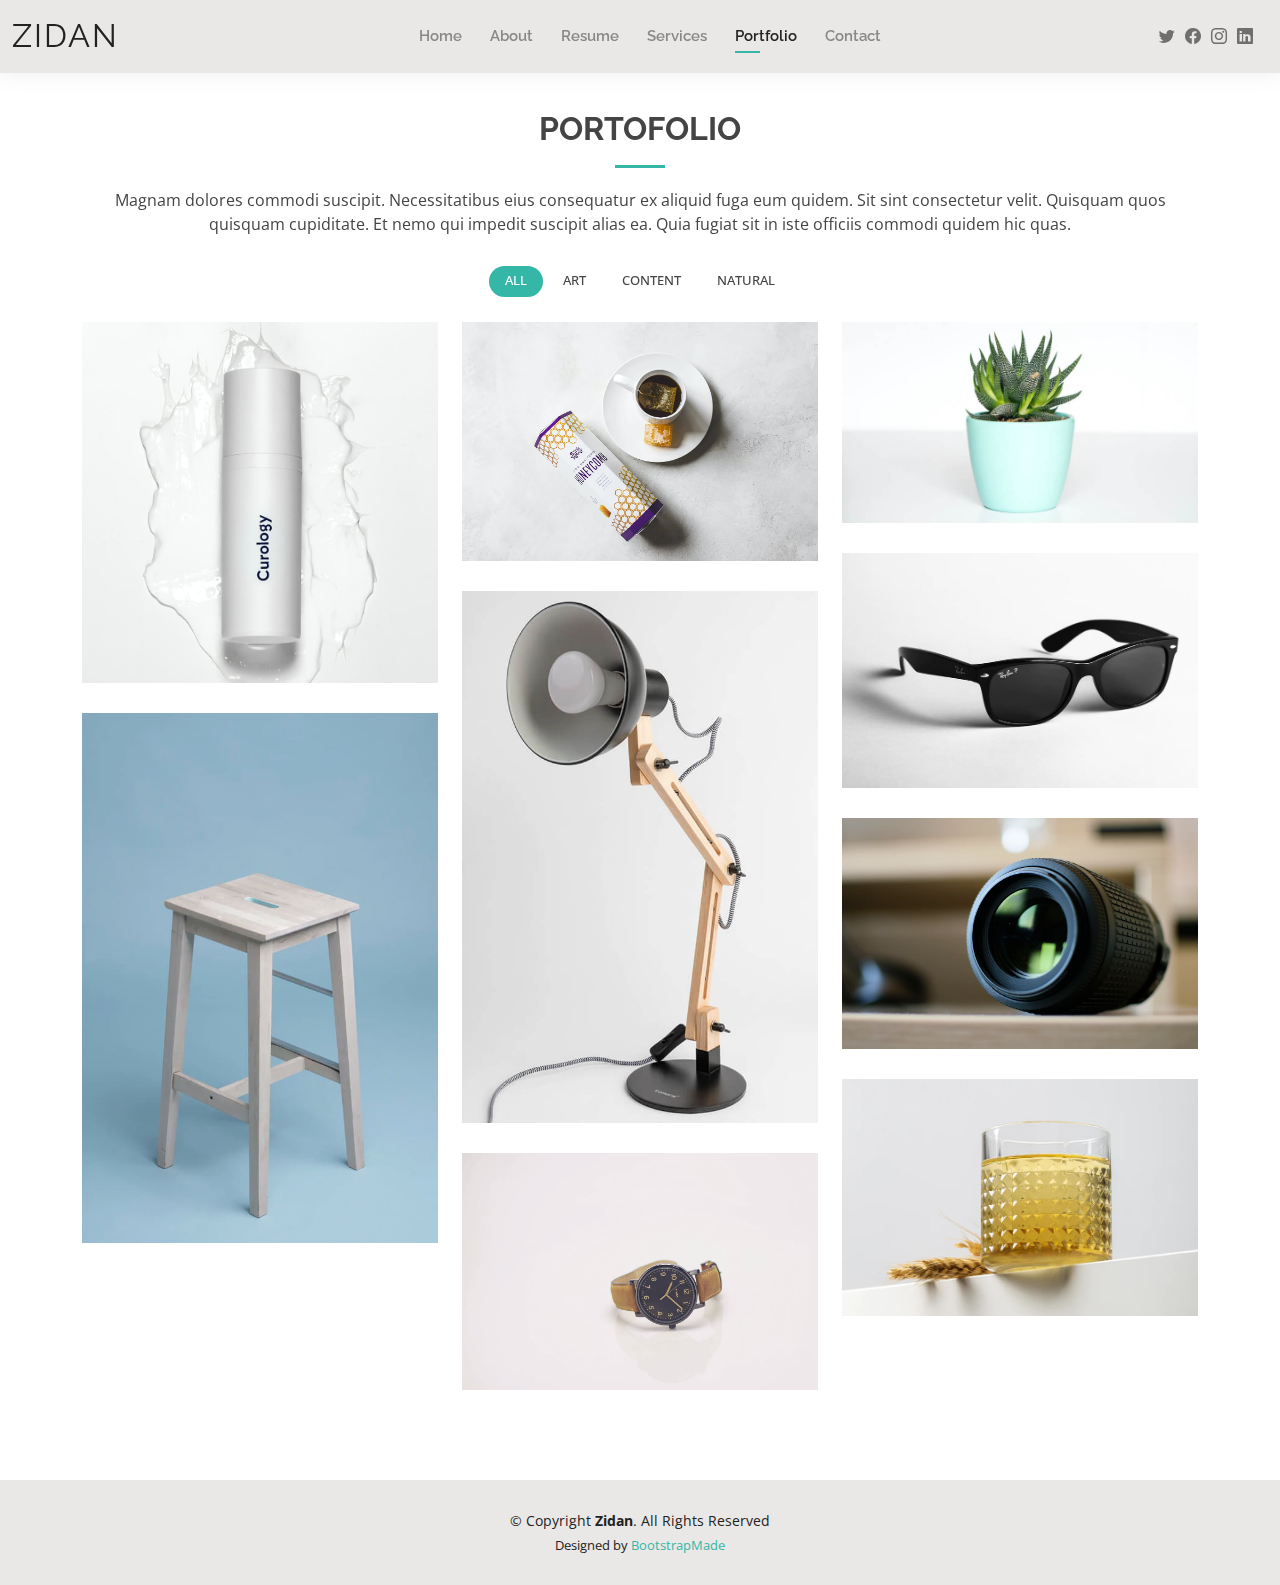
<file: portfolio.html>
<!DOCTYPE html>
<html lang="en">

<head>
  <meta charset="utf-8">
  <meta content="width=device-width, initial-scale=1.0" name="viewport">

  <title>Portfolio - Kelly Bootstrap Template</title>
  <meta content="" name="description">
  <meta content="" name="keywords">

  <!-- Favicons -->
  <link href="assets/img/favicon.png" rel="icon">
  <link href="assets/img/apple-touch-icon.png" rel="apple-touch-icon">

  <!-- Google Fonts -->
  <link href="https://fonts.googleapis.com/css?family=Open+Sans:300,300i,400,400i,600,600i,700,700i|Raleway:300,300i,400,400i,500,500i,600,600i,700,700i|Poppins:300,300i,400,400i,500,500i,600,600i,700,700i" rel="stylesheet">

  <!-- Vendor CSS Files -->
  <link href="assets/vendor/aos/aos.css" rel="stylesheet">
  <link href="assets/vendor/bootstrap/css/bootstrap.min.css" rel="stylesheet">
  <link href="assets/vendor/bootstrap-icons/bootstrap-icons.css" rel="stylesheet">
  <link href="assets/vendor/boxicons/css/boxicons.min.css" rel="stylesheet">
  <link href="assets/vendor/glightbox/css/glightbox.min.css" rel="stylesheet">
  <link href="assets/vendor/swiper/swiper-bundle.min.css" rel="stylesheet">

  <!-- Template Main CSS File -->
  <link href="assets/css/style.css" rel="stylesheet">

  <!-- =======================================================
  * Template Name: Kelly
  * Updated: Mar 10 2023 with Bootstrap v5.2.3
  * Template URL: https://bootstrapmade.com/kelly-free-bootstrap-cv-resume-html-template/
  * Author: BootstrapMade.com
  * License: https://bootstrapmade.com/license/
  ======================================================== -->
</head>

<body>

  <!-- ======= Header ======= -->
  <header id="header" class="fixed-top">
    <div class="container-fluid d-flex justify-content-between align-items-center">

      <h1 class="logo me-auto me-lg-0"><a href="index.html">Zidan</a></h1>
      <!-- Uncomment below if you prefer to use an image logo -->
      <!-- <a href="index.html" class="logo"><img src="assets/img/logo.png" alt="" class="img-fluid"></a>-->

      <nav id="navbar" class="navbar order-last order-lg-0">
        <ul>
          <li><a href="index.html">Home</a></li>
          <li><a href="about.html">About</a></li>
          <li><a href="resume.html">Resume</a></li>
          <li><a href="services.html">Services</a></li>
          <li><a class="active" href="portfolio.html">Portfolio</a></li>
          <li><a href="contact.html">Contact</a></li>
        </ul>
        <i class="bi bi-list mobile-nav-toggle"></i>
      </nav><!-- .navbar -->

      <div class="header-social-links">
        <a href="#" class="twitter"><i class="bi bi-twitter"></i></a>
        <a href="#" class="facebook"><i class="bi bi-facebook"></i></a>
        <a href="#" class="instagram"><i class="bi bi-instagram"></i></a>
        <a href="#" class="linkedin"><i class="bi bi-linkedin"></i></i></a>
      </div>

    </div>

  </header><!-- End Header -->

  <main id="main">

    <!-- ======= Portfolio Section ======= -->
    <section id="portfolio" class="portfolio">
      <div class="container" data-aos="fade-up">

        <div class="section-title">
          <h2>Portofolio</h2>
          <p>Magnam dolores commodi suscipit. Necessitatibus eius consequatur ex aliquid fuga eum quidem. Sit sint consectetur velit. Quisquam quos quisquam cupiditate. Et nemo qui impedit suscipit alias ea. Quia fugiat sit in iste officiis commodi quidem hic quas.</p>
        </div>

        <div class="row" data-aos="fade-up" data-aos-delay="100">
          <div class="col-lg-12 d-flex justify-content-center">
            <ul id="portfolio-flters">
              <li data-filter="*" class="filter-active">All</li>
              <li data-filter=".filter-app">Art</li>
              <li data-filter=".filter-card">Content</li>
              <li data-filter=".filter-web">Natural</li>
            </ul>
          </div>
        </div>

        <div class="row portfolio-container" data-aos="fade-up" data-aos-delay="200">

          <div class="col-lg-4 col-md-6 portfolio-item filter-app">
            <div class="portfolio-wrap">
              <img src="assets/img/portfolio/portfolio-1.jpg" class="img-fluid" alt="">
              <div class="portfolio-info">
                <h4>App 1</h4>
                <p>App</p>
                <div class="portfolio-links">
                  <a href="assets/img/portfolio/portfolio-1.jpg" data-gallery="portfolioGallery" class="portfolio-lightbox" title="App 1"><i class="bx bx-plus"></i></a>
                  <a href="portfolio-details.html" class="portfolio-details-lightbox" data-glightbox="type: external" title="Portfolio Details"><i class="bx bx-link"></i></a>
                </div>
              </div>
            </div>
          </div>

          <div class="col-lg-4 col-md-6 portfolio-item filter-web">
            <div class="portfolio-wrap">
              <img src="assets/img/portfolio/portfolio-2.jpg" class="img-fluid" alt="">
              <div class="portfolio-info">
                <h4>Web 3</h4>
                <p>Web</p>
                <div class="portfolio-links">
                  <a href="assets/img/portfolio/portfolio-2.jpg" data-gallery="portfolioGallery" class="portfolio-lightbox" title="Web 3"><i class="bx bx-plus"></i></a>
                  <a href="portfolio-details.html" class="portfolio-details-lightbox" data-glightbox="type: external" title="Portfolio Details"><i class="bx bx-link"></i></a>
                </div>
              </div>
            </div>
          </div>

          <div class="col-lg-4 col-md-6 portfolio-item filter-app">
            <div class="portfolio-wrap">
              <img src="assets/img/portfolio/portfolio-3.jpg" class="img-fluid" alt="">
              <div class="portfolio-info">
                <h4>App 2</h4>
                <p>App</p>
                <div class="portfolio-links">
                  <a href="assets/img/portfolio/portfolio-3.jpg" data-gallery="portfolioGallery" class="portfolio-lightbox" title="App 2"><i class="bx bx-plus"></i></a>
                  <a href="portfolio-details.html" class="portfolio-details-lightbox" data-glightbox="type: external" title="Portfolio Details"><i class="bx bx-link"></i></a>
                </div>
              </div>
            </div>
          </div>

          <div class="col-lg-4 col-md-6 portfolio-item filter-card">
            <div class="portfolio-wrap">
              <img src="assets/img/portfolio/portfolio-4.jpg" class="img-fluid" alt="">
              <div class="portfolio-info">
                <h4>Card 2</h4>
                <p>Card</p>
                <div class="portfolio-links">
                  <a href="assets/img/portfolio/portfolio-4.jpg" data-gallery="portfolioGallery" class="portfolio-lightbox" title="Card 2"><i class="bx bx-plus"></i></a>
                  <a href="portfolio-details.html" class="portfolio-details-lightbox" data-glightbox="type: external" title="Portfolio Details"><i class="bx bx-link"></i></a>
                </div>
              </div>
            </div>
          </div>

          <div class="col-lg-4 col-md-6 portfolio-item filter-web">
            <div class="portfolio-wrap">
              <img src="assets/img/portfolio/portfolio-5.jpg" class="img-fluid" alt="">
              <div class="portfolio-info">
                <h4>Web 2</h4>
                <p>Web</p>
                <div class="portfolio-links">
                  <a href="assets/img/portfolio/portfolio-5.jpg" data-gallery="portfolioGallery" class="portfolio-lightbox" title="Web 2"><i class="bx bx-plus"></i></a>
                  <a href="portfolio-details.html" class="portfolio-details-lightbox" data-glightbox="type: external" title="Portfolio Details"><i class="bx bx-link"></i></a>
                </div>
              </div>
            </div>
          </div>

          <div class="col-lg-4 col-md-6 portfolio-item filter-app">
            <div class="portfolio-wrap">
              <img src="assets/img/portfolio/portfolio-6.jpg" class="img-fluid" alt="">
              <div class="portfolio-info">
                <h4>App 3</h4>
                <p>App</p>
                <div class="portfolio-links">
                  <a href="assets/img/portfolio/portfolio-6.jpg" data-gallery="portfolioGallery" class="portfolio-lightbox" title="App 3"><i class="bx bx-plus"></i></a>
                  <a href="portfolio-details.html" class="portfolio-details-lightbox" data-glightbox="type: external" title="Portfolio Details"><i class="bx bx-link"></i></a>
                </div>
              </div>
            </div>
          </div>

          <div class="col-lg-4 col-md-6 portfolio-item filter-card">
            <div class="portfolio-wrap">
              <img src="assets/img/portfolio/portfolio-7.jpg" class="img-fluid" alt="">
              <div class="portfolio-info">
                <h4>Card 1</h4>
                <p>Card</p>
                <div class="portfolio-links">
                  <a href="assets/img/portfolio/portfolio-7.jpg" data-gallery="portfolioGallery" class="portfolio-lightbox" title="Card 1"><i class="bx bx-plus"></i></a>
                  <a href="portfolio-details.html" class="portfolio-details-lightbox" data-glightbox="type: external" title="Portfolio Details"><i class="bx bx-link"></i></a>
                </div>
              </div>
            </div>
          </div>

          <div class="col-lg-4 col-md-6 portfolio-item filter-card">
            <div class="portfolio-wrap">
              <img src="assets/img/portfolio/portfolio-8.jpg" class="img-fluid" alt="">
              <div class="portfolio-info">
                <h4>Card 3</h4>
                <p>Card</p>
                <div class="portfolio-links">
                  <a href="assets/img/portfolio/portfolio-8.jpg" data-gallery="portfolioGallery" class="portfolio-lightbox" title="Card 3"><i class="bx bx-plus"></i></a>
                  <a href="portfolio-details.html" class="portfolio-details-lightbox" data-glightbox="type: external" title="Portfolio Details"><i class="bx bx-link"></i></a>
                </div>
              </div>
            </div>
          </div>

          <div class="col-lg-4 col-md-6 portfolio-item filter-web">
            <div class="portfolio-wrap">
              <img src="assets/img/portfolio/portfolio-9.jpg" class="img-fluid" alt="">
              <div class="portfolio-info">
                <h4>Web 3</h4>
                <p>Web</p>
                <div class="portfolio-links">
                  <a href="assets/img/portfolio/portfolio-9.jpg" data-gallery="portfolioGallery" class="portfolio-lightbox" title="Web 3"><i class="bx bx-plus"></i></a>
                  <a href="portfolio-details.html" class="portfolio-details-lightbox" data-glightbox="type: external" title="Portfolio Details"><i class="bx bx-link"></i></a>
                </div>
              </div>
            </div>
          </div>

        </div>

      </div>
    </section><!-- End Portfolio Section -->

  </main><!-- End #main -->

  <!-- ======= Footer ======= -->
  <footer id="footer">
    <div class="container">
      <div class="copyright">
        &copy; Copyright <strong><span>Zidan</span></strong>. All Rights Reserved
      </div>
      <div class="credits">
        <!-- All the links in the footer should remain intact. -->
        <!-- You can delete the links only if you purchased the pro version. -->
        <!-- Licensing information: https://bootstrapmade.com/license/ -->
        <!-- Purchase the pro version with working PHP/AJAX contact form: https://bootstrapmade.com/kelly-free-bootstrap-cv-resume-html-template/ -->
        Designed by <a href="https://bootstrapmade.com/">BootstrapMade</a>
      </div>
    </div>
  </footer><!-- End  Footer -->

  <div id="preloader"></div>
  <a href="#" class="back-to-top d-flex align-items-center justify-content-center"><i class="bi bi-arrow-up-short"></i></a>

  <!-- Vendor JS Files -->
  <script src="assets/vendor/purecounter/purecounter_vanilla.js"></script>
  <script src="assets/vendor/aos/aos.js"></script>
  <script src="assets/vendor/bootstrap/js/bootstrap.bundle.min.js"></script>
  <script src="assets/vendor/glightbox/js/glightbox.min.js"></script>
  <script src="assets/vendor/isotope-layout/isotope.pkgd.min.js"></script>
  <script src="assets/vendor/swiper/swiper-bundle.min.js"></script>
  <script src="assets/vendor/waypoints/noframework.waypoints.js"></script>
  <script src="assets/vendor/php-email-form/validate.js"></script>

  <!-- Template Main JS File -->
  <script src="assets/js/main.js"></script>

</body>

</html>
</file>
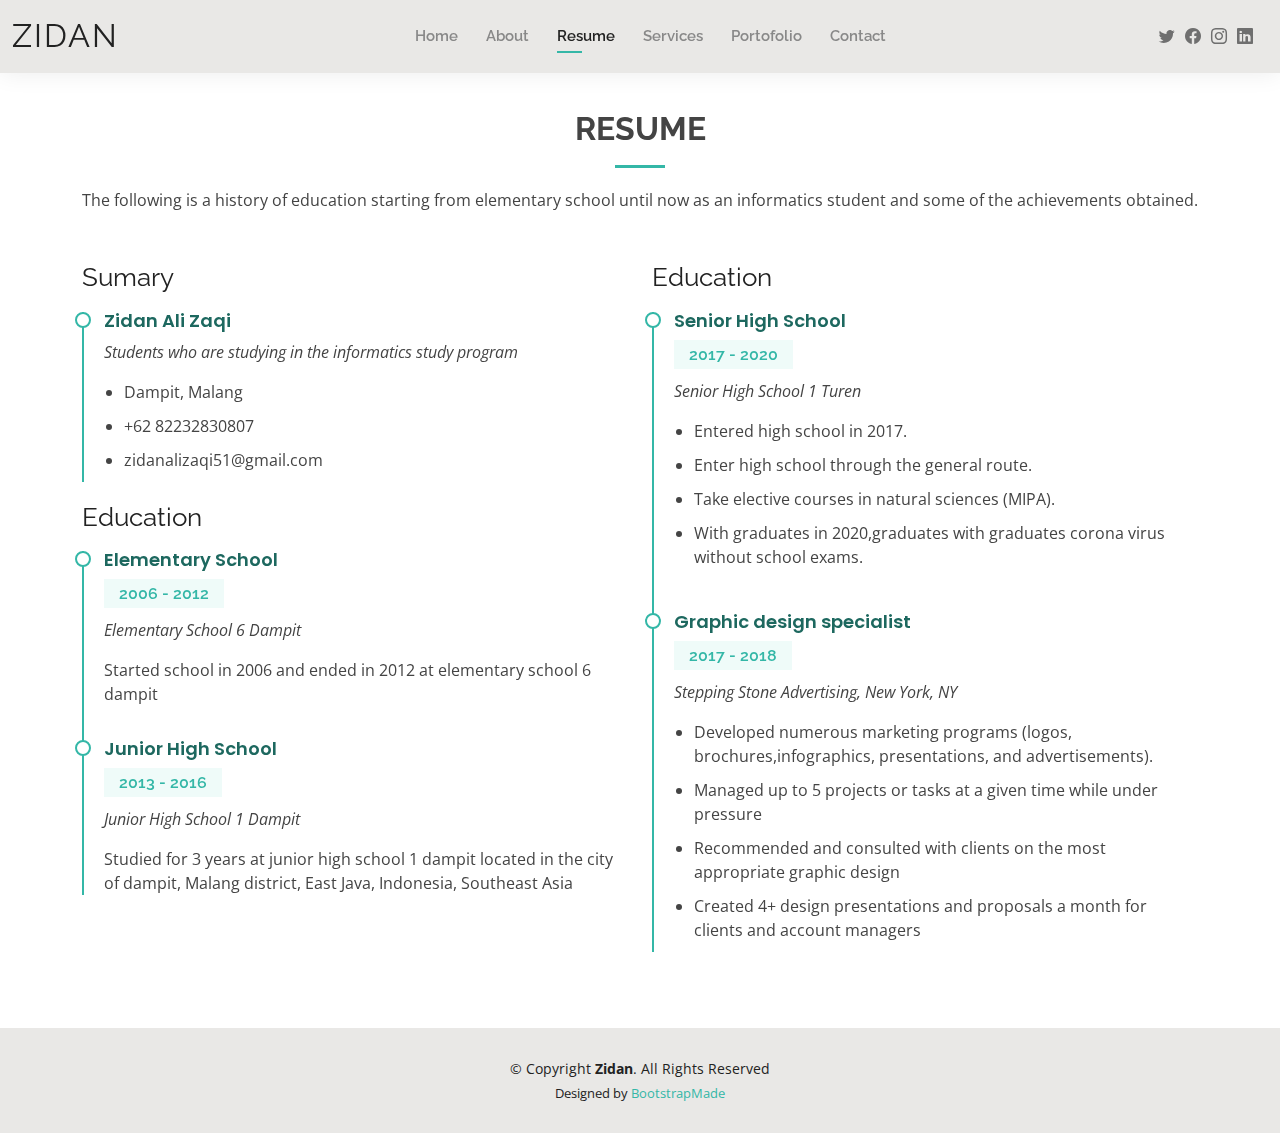
<file: resume.html>
<!DOCTYPE html>
<html lang="en">

<head>
  <meta charset="utf-8">
  <meta content="width=device-width, initial-scale=1.0" name="viewport">

  <title>Resume - Kelly Bootstrap Template</title>
  <meta content="" name="description">
  <meta content="" name="keywords">

  <!-- Favicons -->
  <link href="assets/img/favicon.png" rel="icon">
  <link href="assets/img/apple-touch-icon.png" rel="apple-touch-icon">

  <!-- Google Fonts -->
  <link href="https://fonts.googleapis.com/css?family=Open+Sans:300,300i,400,400i,600,600i,700,700i|Raleway:300,300i,400,400i,500,500i,600,600i,700,700i|Poppins:300,300i,400,400i,500,500i,600,600i,700,700i" rel="stylesheet">

  <!-- Vendor CSS Files -->
  <link href="assets/vendor/aos/aos.css" rel="stylesheet">
  <link href="assets/vendor/bootstrap/css/bootstrap.min.css" rel="stylesheet">
  <link href="assets/vendor/bootstrap-icons/bootstrap-icons.css" rel="stylesheet">
  <link href="assets/vendor/boxicons/css/boxicons.min.css" rel="stylesheet">
  <link href="assets/vendor/glightbox/css/glightbox.min.css" rel="stylesheet">
  <link href="assets/vendor/swiper/swiper-bundle.min.css" rel="stylesheet">

  <!-- Template Main CSS File -->
  <link href="assets/css/style.css" rel="stylesheet">

  <!-- =======================================================
  * Template Name: Kelly
  * Updated: Mar 10 2023 with Bootstrap v5.2.3
  * Template URL: https://bootstrapmade.com/kelly-free-bootstrap-cv-resume-html-template/
  * Author: BootstrapMade.com
  * License: https://bootstrapmade.com/license/
  ======================================================== -->
</head>

<body>

  <!-- ======= Header ======= -->
  <header id="header" class="fixed-top">
    <div class="container-fluid d-flex justify-content-between align-items-center">

      <h1 class="logo me-auto me-lg-0"><a href="index.html">Zidan</a></h1>
      <!-- Uncomment below if you prefer to use an image logo -->
      <!-- <a href="index.html" class="logo"><img src="assets/img/logo.png" alt="" class="img-fluid"></a>-->

      <nav id="navbar" class="navbar order-last order-lg-0">
        <ul>
          <li><a href="index.html">Home</a></li>
          <li><a href="about.html">About</a></li>
          <li><a class="active" href="resume.html">Resume</a></li>
          <li><a href="services.html">Services</a></li>
          <li><a href="portfolio.html">Portofolio</a></li>
          <li><a href="contact.html">Contact</a></li>
        </ul>
        <i class="bi bi-list mobile-nav-toggle"></i>
      </nav><!-- .navbar -->

      <div class="header-social-links">
        <a href="#" class="twitter"><i class="bi bi-twitter"></i></a>
        <a href="#" class="facebook"><i class="bi bi-facebook"></i></a>
        <a href="#" class="instagram"><i class="bi bi-instagram"></i></a>
        <a href="#" class="linkedin"><i class="bi bi-linkedin"></i></i></a>
      </div>

    </div>

  </header><!-- End Header -->

  <main id="main">

    <!-- ======= Resume Section ======= -->
    <section id="resume" class="resume">
      <div class="container" data-aos="fade-up">

        <div class="section-title">
          <h2>Resume</h2>
          <p>The following is a history of education starting from elementary school until now as an informatics student and some of the achievements obtained.</p>
        </div>

        <div class="row">
          <div class="col-lg-6">
            <h3 class="resume-title">Sumary</h3>
            <div class="resume-item pb-0">
              <h4>Zidan Ali Zaqi</h4>
              <p><em>Students who are studying in the informatics study program</em></p>
              <p>
              <ul>
                <li>Dampit, Malang</li>
                <li>+62 82232830807</li>
                <li>zidanalizaqi51@gmail.com</li>
              </ul>
              </p>
            </div>

            <h3 class="resume-title">Education</h3>
            <div class="resume-item">
              <h4>Elementary School</h4>
              <h5>2006 - 2012</h5>
              <p><em>Elementary School 6 Dampit  </em></p>
              <p>Started school in 2006 and ended in 2012 at elementary school 6 dampit</p>
            </div>
            <div class="resume-item">
              <h4>Junior High School</h4>
              <h5>2013 - 2016</h5>
              <p><em>Junior High School 1 Dampit</em></p>
              <p>Studied for 3 years at junior high school 1 dampit located in the city of dampit, Malang district, East Java, Indonesia, Southeast Asia</p>
            </div>
          </div>
          <div class="col-lg-6">
            <h3 class="resume-title">Education</h3>
            <div class="resume-item">
              <h4>Senior High School</h4>
              <h5>2017 - 2020</h5>
              <p><em>Senior High School 1 Turen </em></p>
              <p>
              <ul>
                <li>Entered high school in 2017.</li>
                <li>Enter high school through the general route.</li>
                <li>Take elective courses in natural sciences (MIPA).</li>
                <li>With graduates in 2020,graduates with graduates corona virus without school exams.</li>
              </ul>
              </p>
            </div>
            <div class="resume-item">
              <h4>Graphic design specialist</h4>
              <h5>2017 - 2018</h5>
              <p><em>Stepping Stone Advertising, New York, NY</em></p>
              <p>
              <ul>
                <li>Developed numerous marketing programs (logos, brochures,infographics, presentations, and advertisements).</li>
                <li>Managed up to 5 projects or tasks at a given time while under pressure</li>
                <li>Recommended and consulted with clients on the most appropriate graphic design</li>
                <li>Created 4+ design presentations and proposals a month for clients and account managers</li>
              </ul>
              </p>
            </div>
          </div>
        </div>

      </div>
    </section><!-- End Resume Section -->

  </main><!-- End #main -->

  <!-- ======= Footer ======= -->
  <footer id="footer">
    <div class="container">
      <div class="copyright">
        &copy; Copyright <strong><span>Zidan</span></strong>. All Rights Reserved
      </div>
      <div class="credits">
        <!-- All the links in the footer should remain intact. -->
        <!-- You can delete the links only if you purchased the pro version. -->
        <!-- Licensing information: https://bootstrapmade.com/license/ -->
        <!-- Purchase the pro version with working PHP/AJAX contact form: https://bootstrapmade.com/kelly-free-bootstrap-cv-resume-html-template/ -->
        Designed by <a href="https://bootstrapmade.com/">BootstrapMade</a>
      </div>
    </div>
  </footer><!-- End  Footer -->

  <div id="preloader"></div>
  <a href="#" class="back-to-top d-flex align-items-center justify-content-center"><i class="bi bi-arrow-up-short"></i></a>

  <!-- Vendor JS Files -->
  <script src="assets/vendor/purecounter/purecounter_vanilla.js"></script>
  <script src="assets/vendor/aos/aos.js"></script>
  <script src="assets/vendor/bootstrap/js/bootstrap.bundle.min.js"></script>
  <script src="assets/vendor/glightbox/js/glightbox.min.js"></script>
  <script src="assets/vendor/isotope-layout/isotope.pkgd.min.js"></script>
  <script src="assets/vendor/swiper/swiper-bundle.min.js"></script>
  <script src="assets/vendor/waypoints/noframework.waypoints.js"></script>
  <script src="assets/vendor/php-email-form/validate.js"></script>

  <!-- Template Main JS File -->
  <script src="assets/js/main.js"></script>

</body>

</html>
</file>
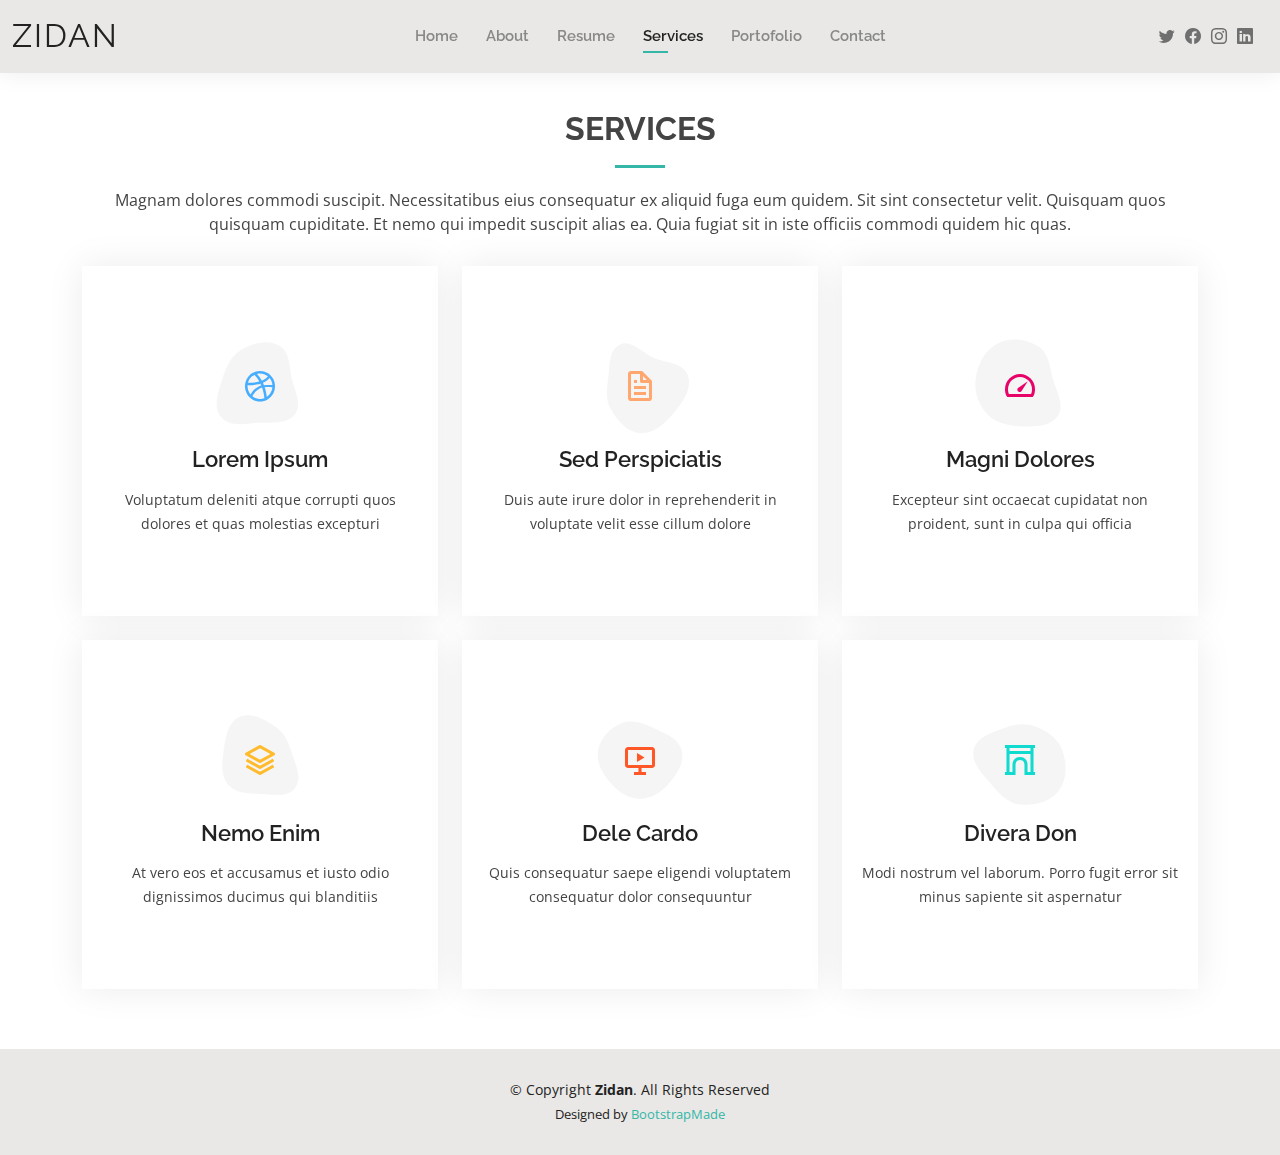
<file: services.html>
<!DOCTYPE html>
<html lang="en">

<head>
  <meta charset="utf-8">
  <meta content="width=device-width, initial-scale=1.0" name="viewport">

  <title>Services - Kelly Bootstrap Template</title>
  <meta content="" name="description">
  <meta content="" name="keywords">

  <!-- Favicons -->
  <link href="assets/img/favicon.png" rel="icon">
  <link href="assets/img/apple-touch-icon.png" rel="apple-touch-icon">

  <!-- Google Fonts -->
  <link href="https://fonts.googleapis.com/css?family=Open+Sans:300,300i,400,400i,600,600i,700,700i|Raleway:300,300i,400,400i,500,500i,600,600i,700,700i|Poppins:300,300i,400,400i,500,500i,600,600i,700,700i" rel="stylesheet">

  <!-- Vendor CSS Files -->
  <link href="assets/vendor/aos/aos.css" rel="stylesheet">
  <link href="assets/vendor/bootstrap/css/bootstrap.min.css" rel="stylesheet">
  <link href="assets/vendor/bootstrap-icons/bootstrap-icons.css" rel="stylesheet">
  <link href="assets/vendor/boxicons/css/boxicons.min.css" rel="stylesheet">
  <link href="assets/vendor/glightbox/css/glightbox.min.css" rel="stylesheet">
  <link href="assets/vendor/swiper/swiper-bundle.min.css" rel="stylesheet">

  <!-- Template Main CSS File -->
  <link href="assets/css/style.css" rel="stylesheet">

  <!-- =======================================================
  * Template Name: Kelly
  * Updated: Mar 10 2023 with Bootstrap v5.2.3
  * Template URL: https://bootstrapmade.com/kelly-free-bootstrap-cv-resume-html-template/
  * Author: BootstrapMade.com
  * License: https://bootstrapmade.com/license/
  ======================================================== -->
</head>

<body>

  <!-- ======= Header ======= -->
  <header id="header" class="fixed-top">
    <div class="container-fluid d-flex justify-content-between align-items-center">

      <h1 class="logo me-auto me-lg-0"><a href="index.html">Zidan</a></h1>
      <!-- Uncomment below if you prefer to use an image logo -->
      <!-- <a href="index.html" class="logo"><img src="assets/img/logo.png" alt="" class="img-fluid"></a>-->

      <nav id="navbar" class="navbar order-last order-lg-0">
        <ul>
          <li><a href="index.html">Home</a></li>
          <li><a href="about.html">About</a></li>
          <li><a href="resume.html">Resume</a></li>
          <li><a class="active" href="services.html">Services</a></li>
          <li><a href="portfolio.html">Portofolio</a></li>
          <li><a href="contact.html">Contact</a></li>
        </ul>
        <i class="bi bi-list mobile-nav-toggle"></i>
      </nav><!-- .navbar -->

      <div class="header-social-links">
        <a href="#" class="twitter"><i class="bi bi-twitter"></i></a>
        <a href="#" class="facebook"><i class="bi bi-facebook"></i></a>
        <a href="#" class="instagram"><i class="bi bi-instagram"></i></a>
        <a href="#" class="linkedin"><i class="bi bi-linkedin"></i></i></a>
      </div>

    </div>

  </header><!-- End Header -->

  <main id="main">

    <!-- ======= Services Section ======= -->
    <section id="services" class="services">
      <div class="container" data-aos="fade-up">

        <div class="section-title">
          <h2>Services</h2>
          <p>Magnam dolores commodi suscipit. Necessitatibus eius consequatur ex aliquid fuga eum quidem. Sit sint consectetur velit. Quisquam quos quisquam cupiditate. Et nemo qui impedit suscipit alias ea. Quia fugiat sit in iste officiis commodi quidem hic quas.</p>
        </div>

        <div class="row">
          <div class="col-lg-4 col-md-6 d-flex align-items-stretch" data-aos="zoom-in" data-aos-delay="100">
            <div class="icon-box iconbox-blue">
              <div class="icon">
                <svg width="100" height="100" viewBox="0 0 600 600" xmlns="http://www.w3.org/2000/svg">
                  <path stroke="none" stroke-width="0" fill="#f5f5f5" d="M300,521.0016835830174C376.1290562159157,517.8887921683347,466.0731472004068,529.7835943286574,510.70327084640275,468.03025145048787C554.3714126377745,407.6079735673963,508.03601936045806,328.9844924480964,491.2728898941984,256.3432110539036C474.5976632858925,184.082847569629,479.9380746630129,96.60480741107993,416.23090153303,58.64404602377083C348.86323505073057,18.502131276798302,261.93793281208167,40.57373210992963,193.5410806939664,78.93577620505333C130.42746243093433,114.334589627462,98.30271207620316,179.96522072025542,76.75703585869454,249.04625023123273C51.97151888228291,328.5150500222984,13.704378332031375,421.85034740162234,66.52175969318436,486.19268352777647C119.04800174914682,550.1803526380478,217.28368757567262,524.383925680826,300,521.0016835830174"></path>
                </svg>
                <i class="bx bxl-dribbble"></i>
              </div>
              <h4><a href="">Lorem Ipsum</a></h4>
              <p>Voluptatum deleniti atque corrupti quos dolores et quas molestias excepturi</p>
            </div>
          </div>

          <div class="col-lg-4 col-md-6 d-flex align-items-stretch mt-4 mt-md-0" data-aos="zoom-in" data-aos-delay="200">
            <div class="icon-box iconbox-orange ">
              <div class="icon">
                <svg width="100" height="100" viewBox="0 0 600 600" xmlns="http://www.w3.org/2000/svg">
                  <path stroke="none" stroke-width="0" fill="#f5f5f5" d="M300,582.0697525312426C382.5290701553225,586.8405444964366,449.9789794690241,525.3245884688669,502.5850820975895,461.55621195738473C556.606425686781,396.0723002908107,615.8543463187945,314.28637112970534,586.6730223649479,234.56875336149918C558.9533121215079,158.8439757836574,454.9685369536778,164.00468322053177,381.49747125262974,130.76875717737553C312.15926192815925,99.40240125094834,248.97055460311594,18.661163978235184,179.8680185752513,50.54337015887873C110.5421016452524,82.52863877960104,119.82277516462835,180.83849132639028,109.12597500060166,256.43424936330496C100.08760227029461,320.3096726198365,92.17705696193138,384.0621239912766,124.79988738764834,439.7174275375508C164.83382741302287,508.01625554203684,220.96474134820875,577.5009287672846,300,582.0697525312426"></path>
                </svg>
                <i class="bx bx-file"></i>
              </div>
              <h4><a href="">Sed Perspiciatis</a></h4>
              <p>Duis aute irure dolor in reprehenderit in voluptate velit esse cillum dolore</p>
            </div>
          </div>

          <div class="col-lg-4 col-md-6 d-flex align-items-stretch mt-4 mt-lg-0" data-aos="zoom-in" data-aos-delay="300">
            <div class="icon-box iconbox-pink">
              <div class="icon">
                <svg width="100" height="100" viewBox="0 0 600 600" xmlns="http://www.w3.org/2000/svg">
                  <path stroke="none" stroke-width="0" fill="#f5f5f5" d="M300,541.5067337569781C382.14930387511276,545.0595476570109,479.8736841581634,548.3450877840088,526.4010558755058,480.5488172755941C571.5218469581645,414.80211281144784,517.5187510058486,332.0715597781072,496.52539010469104,255.14436215662573C477.37192572678356,184.95920475031193,473.57363656557914,105.61284051026155,413.0603344069578,65.22779650032875C343.27470386102294,18.654635553484475,251.2091493199835,5.337323636656869,175.0934190732945,40.62881213300186C97.87086631185822,76.43348514350839,51.98124368387456,156.15599469081315,36.44837278890362,239.84606092416172C21.716077023791087,319.22268207091537,43.775223500013084,401.1760424656574,96.891909868211,461.97329694683043C147.22146801428983,519.5804099606455,223.5754009179313,538.201503339737,300,541.5067337569781"></path>
                </svg>
                <i class="bx bx-tachometer"></i>
              </div>
              <h4><a href="">Magni Dolores</a></h4>
              <p>Excepteur sint occaecat cupidatat non proident, sunt in culpa qui officia</p>
            </div>
          </div>

          <div class="col-lg-4 col-md-6 d-flex align-items-stretch mt-4" data-aos="zoom-in" data-aos-delay="100">
            <div class="icon-box iconbox-yellow">
              <div class="icon">
                <svg width="100" height="100" viewBox="0 0 600 600" xmlns="http://www.w3.org/2000/svg">
                  <path stroke="none" stroke-width="0" fill="#f5f5f5" d="M300,503.46388370962813C374.79870501325706,506.71871716319447,464.8034551963731,527.1746412648533,510.4981551193396,467.86667711651364C555.9287308511215,408.9015244558933,512.6030010748507,327.5744911775523,490.211057578863,256.5855673507754C471.097692560561,195.9906835881958,447.69079081568157,138.11976852964426,395.19560036434837,102.3242989838813C329.3053358748298,57.3949838291264,248.02791733380457,8.279543830951368,175.87071277845988,42.242879143198664C103.41431057327972,76.34704239035025,93.79494320519305,170.9812938413882,81.28167332365135,250.07896920659033C70.17666984294237,320.27484674793965,64.84698225790005,396.69656628748305,111.28512138212992,450.4950937839243C156.20124167950087,502.5303643271138,231.32542653798444,500.4755392045468,300,503.46388370962813"></path>
                </svg>
                <i class="bx bx-layer"></i>
              </div>
              <h4><a href="">Nemo Enim</a></h4>
              <p>At vero eos et accusamus et iusto odio dignissimos ducimus qui blanditiis</p>
            </div>
          </div>

          <div class="col-lg-4 col-md-6 d-flex align-items-stretch mt-4" data-aos="zoom-in" data-aos-delay="200">
            <div class="icon-box iconbox-red">
              <div class="icon">
                <svg width="100" height="100" viewBox="0 0 600 600" xmlns="http://www.w3.org/2000/svg">
                  <path stroke="none" stroke-width="0" fill="#f5f5f5" d="M300,532.3542879108572C369.38199826031484,532.3153073249985,429.10787420159085,491.63046689027357,474.5244479745417,439.17860296908856C522.8885846962883,383.3225815378663,569.1668002868075,314.3205725914397,550.7432151929288,242.7694973846089C532.6665558377875,172.5657663291529,456.2379748765914,142.6223662098291,390.3689995646985,112.34683881706744C326.66090330228417,83.06452184765237,258.84405631176094,53.51806209861945,193.32584062364296,78.48882559362697C121.61183558270385,105.82097193414197,62.805066853699245,167.19869350419734,48.57481801355237,242.6138429142374C34.843463184063346,315.3850353017275,76.69343916112496,383.4422959591041,125.22947124332185,439.3748458443577C170.7312796277747,491.8107796887764,230.57421082200815,532.3932930995766,300,532.3542879108572"></path>
                </svg>
                <i class="bx bx-slideshow"></i>
              </div>
              <h4><a href="">Dele Cardo</a></h4>
              <p>Quis consequatur saepe eligendi voluptatem consequatur dolor consequuntur</p>
            </div>
          </div>

          <div class="col-lg-4 col-md-6 d-flex align-items-stretch mt-4" data-aos="zoom-in" data-aos-delay="300">
            <div class="icon-box iconbox-teal">
              <div class="icon">
                <svg width="100" height="100" viewBox="0 0 600 600" xmlns="http://www.w3.org/2000/svg">
                  <path stroke="none" stroke-width="0" fill="#f5f5f5" d="M300,566.797414625762C385.7384707136149,576.1784315230908,478.7894351017131,552.8928747891023,531.9192734346935,484.94944893311C584.6109503024035,417.5663521118492,582.489472248146,322.67544863468447,553.9536738515405,242.03673114598146C529.1557734026468,171.96086150256528,465.24506316201064,127.66468636344209,395.9583748389544,100.7403814666027C334.2173773831606,76.7482773500951,269.4350130405921,84.62216499799875,207.1952322260088,107.2889140133804C132.92018162631612,134.33871894543012,41.79353780512637,160.00259165414826,22.644507872594943,236.69541883565114C3.319112789854554,314.0945973066697,72.72355303640163,379.243833228382,124.04198916343866,440.3218312028393C172.9286146004772,498.5055451809895,224.45579914871206,558.5317968840102,300,566.797414625762"></path>
                </svg>
                <i class="bx bx-arch"></i>
              </div>
              <h4><a href="">Divera Don</a></h4>
              <p>Modi nostrum vel laborum. Porro fugit error sit minus sapiente sit aspernatur</p>
            </div>
          </div>

        </div>

      </div>
    </section><!-- End Services Section -->

  </main><!-- End #main -->

  <!-- ======= Footer ======= -->
  <footer id="footer">
    <div class="container">
      <div class="copyright">
        &copy; Copyright <strong><span>Zidan</span></strong>. All Rights Reserved
      </div>
      <div class="credits">
        <!-- All the links in the footer should remain intact. -->
        <!-- You can delete the links only if you purchased the pro version. -->
        <!-- Licensing information: https://bootstrapmade.com/license/ -->
        <!-- Purchase the pro version with working PHP/AJAX contact form: https://bootstrapmade.com/kelly-free-bootstrap-cv-resume-html-template/ -->
        Designed by <a href="https://bootstrapmade.com/">BootstrapMade</a>
      </div>
    </div>
  </footer><!-- End  Footer -->

  <div id="preloader"></div>
  <a href="#" class="back-to-top d-flex align-items-center justify-content-center"><i class="bi bi-arrow-up-short"></i></a>

  <!-- Vendor JS Files -->
  <script src="assets/vendor/purecounter/purecounter_vanilla.js"></script>
  <script src="assets/vendor/aos/aos.js"></script>
  <script src="assets/vendor/bootstrap/js/bootstrap.bundle.min.js"></script>
  <script src="assets/vendor/glightbox/js/glightbox.min.js"></script>
  <script src="assets/vendor/isotope-layout/isotope.pkgd.min.js"></script>
  <script src="assets/vendor/swiper/swiper-bundle.min.js"></script>
  <script src="assets/vendor/waypoints/noframework.waypoints.js"></script>
  <script src="assets/vendor/php-email-form/validate.js"></script>

  <!-- Template Main JS File -->
  <script src="assets/js/main.js"></script>

</body>

</html>
</file>
<file: assets/css/style.css>
/**
* Template Name: Kelly
* Updated: Mar 10 2023 with Bootstrap v5.2.3
* Template URL: https://bootstrapmade.com/kelly-free-bootstrap-cv-resume-html-template/
* Author: BootstrapMade.com
* License: https://bootstrapmade.com/license/
*/

/*--------------------------------------------------------------
# General
--------------------------------------------------------------*/
body {
  font-family: "Open Sans", sans-serif;
  color: #444444;
}

a {
  color: #34b7a7;
  text-decoration: none;
}

a:hover {
  color: #51cdbe;
  text-decoration: none;
}

h1,
h2,
h3,
h4,
h5,
h6 {
  font-family: "Raleway", sans-serif;
}

#main {
  margin-top: 50px;
}

@media (max-width: 992px) {
  #main {
    margin-top: 30px;
  }
}

/*--------------------------------------------------------------
# Preloader
--------------------------------------------------------------*/
#preloader {
  position: fixed;
  top: 0;
  left: 0;
  right: 0;
  bottom: 0;
  z-index: 9999;
  overflow: hidden;
  background: #fff;
}

#preloader:before {
  content: "";
  position: fixed;
  top: calc(50% - 30px);
  left: calc(50% - 30px);
  border: 6px solid #34b7a7;
  border-top-color: #dcf5f2;
  border-radius: 50%;
  width: 60px;
  height: 60px;
  animation: animate-preloader 1s linear infinite;
}

@keyframes animate-preloader {
  0% {
    transform: rotate(0deg);
  }

  100% {
    transform: rotate(360deg);
  }
}

/*--------------------------------------------------------------
# Back to top button
--------------------------------------------------------------*/
.back-to-top {
  position: fixed;
  visibility: hidden;
  opacity: 0;
  right: 15px;
  bottom: 15px;
  z-index: 996;
  background: #34b7a7;
  width: 40px;
  height: 40px;
  border-radius: 50px;
  transition: all 0.4s;
}

.back-to-top i {
  font-size: 24px;
  color: #fff;
  line-height: 0;
}

.back-to-top:hover {
  background: #49cbbb;
  color: #fff;
}

.back-to-top.active {
  visibility: visible;
  opacity: 1;
}

/*--------------------------------------------------------------
# Header
--------------------------------------------------------------*/
#header {
  background: #e9e8e6;
  box-shadow: 0px 0px 25px 0 rgba(0, 0, 0, 0.08);
  z-index: 997;
  padding: 15px 0;
}

#header .logo {
  font-size: 32px;
  margin: 0;
  padding: 0;
  line-height: 1;
  font-weight: 400;
  letter-spacing: 2px;
  text-transform: uppercase;
}

#header .logo a {
  color: #222222;
}

#header .logo img {
  max-height: 40px;
}

@media (max-width: 992px) {
  #header .logo {
    font-size: 28px;
  }
}

/*--------------------------------------------------------------
# Header Social Links
--------------------------------------------------------------*/
.header-social-links {
  padding-right: 15px;
}

.header-social-links a {
  color: #6f6f6f;
  padding-left: 6px;
  display: inline-block;
  line-height: 0px;
  transition: 0.3s;
  font-size: 16px;
}

.header-social-links a:hover {
  color: #34b7a7;
}

/*--------------------------------------------------------------
# Navigation Menu
--------------------------------------------------------------*/
/**
* Desktop Navigation 
*/
.navbar {
  padding: 0;
}

.navbar ul {
  margin: 0;
  padding: 0;
  display: flex;
  list-style: none;
  align-items: center;
}

.navbar li {
  position: relative;
  padding: 10px 0 10px 28px;
}

.navbar a,
.navbar a:focus {
  display: flex;
  align-items: center;
  justify-content: space-between;
  font-family: "Raleway", sans-serif;
  font-size: 15px;
  font-weight: 600;
  color: #888888;
  white-space: nowrap;
  transition: 0.3s;
  position: relative;
}

.navbar a i,
.navbar a:focus i {
  font-size: 12px;
  line-height: 0;
  margin-left: 5px;
}

.navbar>ul>li>a:before {
  content: "";
  position: absolute;
  width: 0;
  height: 2px;
  bottom: -5px;
  left: 0;
  background-color: #34b7a7;
  visibility: hidden;
  width: 0px;
  transition: all 0.3s ease-in-out 0s;
}

.navbar a:hover:before,
.navbar li:hover>a:before,
.navbar .active:before {
  visibility: visible;
  width: 25px;
}

.navbar a:hover,
.navbar .active,
.navbar .active:focus,
.navbar li:hover>a {
  color: #222222;
}

.navbar .dropdown ul {
  display: block;
  position: absolute;
  left: 14px;
  top: calc(100% + 30px);
  margin: 0;
  padding: 10px 0;
  z-index: 99;
  opacity: 0;
  visibility: hidden;
  background: #fff;
  box-shadow: 0px 0px 30px rgba(127, 137, 161, 0.25);
  transition: 0.3s;
  border-radius: 4px;
}

.navbar .dropdown ul li {
  min-width: 200px;
  padding: 0;
}

.navbar .dropdown ul a {
  padding: 10px 20px;
  font-size: 15px;
  text-transform: none;
  font-weight: 600;
}

.navbar .dropdown ul a i {
  font-size: 12px;
}

.navbar .dropdown ul a:hover,
.navbar .dropdown ul .active:hover,
.navbar .dropdown ul li:hover>a {
  color: #34b7a7;
}

.navbar .dropdown:hover>ul {
  opacity: 1;
  top: 100%;
  visibility: visible;
}

.navbar .dropdown .dropdown ul {
  top: 0;
  left: calc(100% - 30px);
  visibility: hidden;
}

.navbar .dropdown .dropdown:hover>ul {
  opacity: 1;
  top: 0;
  left: 100%;
  visibility: visible;
}

@media (max-width: 1366px) {
  .navbar .dropdown .dropdown ul {
    left: -90%;
  }

  .navbar .dropdown .dropdown:hover>ul {
    left: -100%;
  }
}

/**
* Mobile Navigation 
*/
.mobile-nav-toggle {
  color: #222222;
  font-size: 28px;
  cursor: pointer;
  display: none;
  line-height: 0;
  transition: 0.5s;
}

.mobile-nav-toggle.bi-x {
  color: #fff;
}

@media (max-width: 991px) {
  .mobile-nav-toggle {
    display: block;
  }

  .navbar ul {
    display: none;
  }
}

.navbar-mobile {
  position: fixed;
  overflow: hidden;
  top: 0;
  right: 0;
  left: 0;
  bottom: 0;
  background: rgba(9, 9, 9, 0.9);
  transition: 0.3s;
  z-index: 999;
}

.navbar-mobile .mobile-nav-toggle {
  position: absolute;
  top: 15px;
  right: 15px;
}

.navbar-mobile ul {
  display: block;
  position: absolute;
  top: 55px;
  right: 15px;
  bottom: 15px;
  left: 15px;
  padding: 10px 0;
  border-radius: 10px;
  background-color: #fff;
  overflow-y: auto;
  transition: 0.3s;
}

.navbar-mobile a,
.navbar-mobile a:focus {
  font-size: 15px;
  padding-right: 15px;
  color: #222222;
}

.navbar-mobile a:hover,
.navbar-mobile .active,
.navbar-mobile li:hover>a {
  color: #34b7a7;
}

.navbar-mobile .getstarted,
.navbar-mobile .getstarted:focus {
  margin: 15px;
}

.navbar-mobile .dropdown ul {
  position: static;
  display: none;
  margin: 10px 20px;
  padding: 10px 0;
  z-index: 99;
  opacity: 1;
  visibility: visible;
  background: #fff;
  box-shadow: 0px 0px 30px rgba(127, 137, 161, 0.25);
}

.navbar-mobile .dropdown ul li {
  min-width: 200px;
}

.navbar-mobile .dropdown ul a {
  padding: 10px 20px;
}

.navbar-mobile .dropdown ul a i {
  font-size: 12px;
}

.navbar-mobile .dropdown ul a:hover,
.navbar-mobile .dropdown ul .active:hover,
.navbar-mobile .dropdown ul li:hover>a {
  color: #34b7a7;
}

.navbar-mobile .dropdown>.dropdown-active {
  display: block;
}

/*--------------------------------------------------------------
# Hero Section
--------------------------------------------------------------*/
#hero {
  width: 100%;
  height: 100vh;
  background: url("../img/kucing.jpg") top right;
  background-size: cover;
}

#hero .container {
  padding-top: 70px;
  position: relative;
}

@media (max-width: 992px) {
  #hero .container {
    padding-top: 58px;
  }
}

#hero h1 {
  margin: 0;
  font-size: 48px;
  font-weight: 700;
  line-height: 56px;
  color: #222222;
}

#hero h2 {
  color: #6f6f6f;
  margin: 10px 0 0 0;
  font-size: 22px;
}

#hero .btn-about {
  font-family: "Raleway", sans-serif;
  text-transform: uppercase;
  font-weight: 600;
  font-size: 12px;
  letter-spacing: 1px;
  display: inline-block;
  padding: 12px 40px;
  border-radius: 50px;
  transition: 0.5s;
  margin-top: 30px;
  color: #fff;
  background: #34b7a7;
}

#hero .btn-about:hover {
  background: #3dc8b7;
}

@media (min-width: 1024px) {
  #hero {
    background-attachment: fixed;
  }
}

@media (max-width: 992px) {
  #hero:before {
    content: "";
    background: rgba(255, 255, 255, 0.8);
    position: absolute;
    bottom: 0;
    top: 0;
    left: 0;
    right: 0;
  }

  #hero h1 {
    font-size: 28px;
    line-height: 36px;
  }

  #hero h2 {
    font-size: 18px;
    line-height: 24px;
  }
}

/*--------------------------------------------------------------
# Sections General
--------------------------------------------------------------*/
section {
  padding: 60px 0;
}

.section-bg {
  background-color: #e7f8f6;
}

.section-title {
  text-align: center;
  padding-bottom: 30px;
}

.section-title h2 {
  font-size: 32px;
  font-weight: bold;
  text-transform: uppercase;
  margin-bottom: 20px;
  padding-bottom: 20px;
  position: relative;
}

.section-title h2::after {
  content: "";
  position: absolute;
  display: block;
  width: 50px;
  height: 3px;
  background: #34b7a7;
  bottom: 0;
  left: calc(50% - 25px);
}

.section-title p {
  margin-bottom: 0;
}

/*--------------------------------------------------------------
# Cta
--------------------------------------------------------------*/
.cta {
  background: linear-gradient(rgba(0, 0, 0, 0.6), rgba(0, 0, 0, 0.6)), url("../img/bg-1.jpg") fixed center center;
  background-size: cover;
  padding: 80px 0;
}

.cta h3 {
  color: #fff;
  font-size: 28px;
  font-weight: 700;
}

.cta p {
  color: #fff;
}

.cta .cta-btn {
  font-family: "Raleway", sans-serif;
  text-transform: uppercase;
  font-weight: 500;
  font-size: 16px;
  letter-spacing: 1px;
  display: inline-block;
  padding: 8px 20px;
  border-radius: 2px;
  transition: 0.5s;
  margin: 10px;
  border: 2px solid #fff;
  color: #fff;
}

.cta .cta-btn:hover {
  background: #34b7a7;
  border: 2px solid #34b7a7;
}

@media (max-width: 1024px) {
  .cta {
    background-attachment: scroll;
  }
}

@media (min-width: 769px) {
  .cta .cta-btn-container {
    display: flex;
    align-items: center;
    justify-content: flex-end;
  }
}

/*--------------------------------------------------------------
# About
--------------------------------------------------------------*/
.about .content h3 {
  font-weight: 700;
  font-size: 26px;
  color: #555555;
}

.about .content ul {
  list-style: none;
  padding: 0;
}

.about .content ul li {
  padding-bottom: 10px;
}

.about .content ul i {
  font-size: 20px;
  padding-right: 2px;
  color: #34b7a7;
}

.about .content p:last-child {
  margin-bottom: 0;
}

/*--------------------------------------------------------------
# Skills
--------------------------------------------------------------*/
.skills .progress {
  height: 60px;
  display: block;
  background: none;
  border-radius: 0;
}

.skills .progress .skill {
  padding: 10px 0;
  margin: 0 0 6px 0;
  text-transform: uppercase;
  display: block;
  font-weight: 600;
  font-family: "Poppins", sans-serif;
  color: #222222;
}

.skills .progress .skill .val {
  float: right;
  font-style: normal;
}

.skills .progress-bar-wrap {
  background: #f3f3f3;
}

.skills .progress-bar {
  width: 1px;
  height: 10px;
  transition: 0.9s;
  background-color: #34b7a7;
}

/*--------------------------------------------------------------
# Facts
--------------------------------------------------------------*/
.facts .counters span {
  font-size: 48px;
  display: block;
  color: #34b7a7;
}

.facts .counters p {
  padding: 0;
  margin: 0 0 20px 0;
  font-family: "Raleway", sans-serif;
  font-size: 14px;
}

/*--------------------------------------------------------------
# Testimonials
--------------------------------------------------------------*/
.testimonials .section-header {
  margin-bottom: 40px;
}

.testimonials .testimonials-carousel,
.testimonials .testimonials-slider {
  overflow: hidden;
}

.testimonials .testimonial-item {
  text-align: center;
}

.testimonials .testimonial-item .testimonial-img {
  width: 120px;
  border-radius: 50%;
  border: 4px solid #fff;
  margin: 0 auto;
}

.testimonials .testimonial-item h3 {
  font-size: 20px;
  font-weight: bold;
  margin: 10px 0 5px 0;
  color: #111;
}

.testimonials .testimonial-item h4 {
  font-size: 14px;
  color: #999;
  margin: 0 0 15px 0;
}

.testimonials .testimonial-item .quote-icon-left,
.testimonials .testimonial-item .quote-icon-right {
  color: #c8efea;
  font-size: 26px;
}

.testimonials .testimonial-item .quote-icon-left {
  display: inline-block;
  left: -5px;
  position: relative;
}

.testimonials .testimonial-item .quote-icon-right {
  display: inline-block;
  right: -5px;
  position: relative;
  top: 10px;
}

.testimonials .testimonial-item p {
  font-style: italic;
  margin: 0 auto 15px auto;
}

@media (min-width: 992px) {
  .testimonials .testimonial-item p {
    width: 80%;
  }
}

.testimonials .swiper-pagination {
  margin-top: 20px;
  position: relative;
}

.testimonials .swiper-pagination .swiper-pagination-bullet {
  width: 12px;
  height: 12px;
  background-color: #fff;
  opacity: 1;
  border: 1px solid #34b7a7;
}

.testimonials .swiper-pagination .swiper-pagination-bullet-active {
  background-color: #34b7a7;
}

/*--------------------------------------------------------------
# Resume
--------------------------------------------------------------*/
.resume .resume-title {
  font-size: 26px;
  font-weight: 400;
  margin-top: 20px;
  margin-bottom: 20px;
  color: #222222;
}

.resume .resume-item {
  padding: 0 0 20px 20px;
  margin-top: -2px;
  border-left: 2px solid #34b7a7;
  position: relative;
}

.resume .resume-item h4 {
  line-height: 18px;
  font-size: 18px;
  font-weight: 600;
  font-family: "Poppins", sans-serif;
  color: #1d685f;
  margin-bottom: 10px;
}

.resume .resume-item h5 {
  font-size: 16px;
  background: #effbf9;
  padding: 5px 15px;
  display: inline-block;
  font-weight: 600;
  margin-bottom: 10px;
  color: #34b7a7;
}

.resume .resume-item ul {
  padding-left: 20px;
}

.resume .resume-item ul li {
  padding-bottom: 10px;
}

.resume .resume-item:last-child {
  padding-bottom: 0;
}

.resume .resume-item::before {
  content: "";
  position: absolute;
  width: 16px;
  height: 16px;
  border-radius: 50px;
  left: -9px;
  top: 0;
  background: #fff;
  border: 2px solid #34b7a7;
}

/*--------------------------------------------------------------
# Services
--------------------------------------------------------------*/
.services .icon-box {
  text-align: center;
  padding: 70px 20px 80px 20px;
  transition: all ease-in-out 0.3s;
  background: #fff;
  box-shadow: 0px 0 35px 0 rgba(0, 0, 0, 0.08);
}

.services .icon-box .icon {
  margin: 0 auto;
  width: 100px;
  height: 100px;
  display: flex;
  align-items: center;
  justify-content: center;
  transition: ease-in-out 0.3s;
  position: relative;
}

.services .icon-box .icon i {
  font-size: 36px;
  transition: 0.5s;
  position: relative;
}

.services .icon-box .icon svg {
  position: absolute;
  top: 0;
  left: 0;
}

.services .icon-box .icon svg path {
  transition: 0.5s;
  fill: #f5f5f5;
}

.services .icon-box h4 {
  font-weight: 600;
  margin: 10px 0 15px 0;
  font-size: 22px;
}

.services .icon-box h4 a {
  color: #222222;
  transition: ease-in-out 0.3s;
}

.services .icon-box p {
  line-height: 24px;
  font-size: 14px;
  margin-bottom: 0;
}

.services .iconbox-blue i {
  color: #47aeff;
}

.services .iconbox-blue:hover .icon i {
  color: #fff;
}

.services .iconbox-blue:hover .icon path {
  fill: #47aeff;
}

.services .iconbox-orange i {
  color: #ffa76e;
}

.services .iconbox-orange:hover .icon i {
  color: #fff;
}

.services .iconbox-orange:hover .icon path {
  fill: #ffa76e;
}

.services .iconbox-pink i {
  color: #e80368;
}

.services .iconbox-pink:hover .icon i {
  color: #fff;
}

.services .iconbox-pink:hover .icon path {
  fill: #e80368;
}

.services .iconbox-yellow i {
  color: #ffbb2c;
}

.services .iconbox-yellow:hover .icon i {
  color: #fff;
}

.services .iconbox-yellow:hover .icon path {
  fill: #ffbb2c;
}

.services .iconbox-red i {
  color: #ff5828;
}

.services .iconbox-red:hover .icon i {
  color: #fff;
}

.services .iconbox-red:hover .icon path {
  fill: #ff5828;
}

.services .iconbox-teal i {
  color: #11dbcf;
}

.services .iconbox-teal:hover .icon i {
  color: #fff;
}

.services .iconbox-teal:hover .icon path {
  fill: #11dbcf;
}

/*--------------------------------------------------------------
# Portfolio
--------------------------------------------------------------*/
.portfolio .portfolio-item {
  margin-bottom: 30px;
}

.portfolio #portfolio-flters {
  padding: 0;
  margin: 0 auto 20px auto;
  list-style: none;
  text-align: center;
}

.portfolio #portfolio-flters li {
  cursor: pointer;
  display: inline-block;
  padding: 8px 16px 10px 16px;
  font-size: 13px;
  font-weight: 500;
  line-height: 1;
  text-transform: uppercase;
  color: #444444;
  margin-bottom: 5px;
  transition: all 0.3s ease-in-out;
  border-radius: 50px;
}

.portfolio #portfolio-flters li:hover,
.portfolio #portfolio-flters li.filter-active {
  color: #fff;
  background: #34b7a7;
}

.portfolio #portfolio-flters li:last-child {
  margin-right: 0;
}

.portfolio .portfolio-wrap {
  transition: 0.3s;
  position: relative;
  overflow: hidden;
  z-index: 1;
  background: rgba(34, 34, 34, 0.6);
}

.portfolio .portfolio-wrap::before {
  content: "";
  background: rgba(34, 34, 34, 0.6);
  position: absolute;
  left: 0;
  right: 0;
  top: 0;
  bottom: 0;
  transition: all ease-in-out 0.3s;
  z-index: 2;
  opacity: 0;
}

.portfolio .portfolio-wrap img {
  transition: all ease-in-out 0.3s;
}

.portfolio .portfolio-wrap .portfolio-info {
  opacity: 0;
  position: absolute;
  top: 0;
  left: 0;
  right: 0;
  bottom: 0;
  z-index: 3;
  transition: all ease-in-out 0.3s;
  display: flex;
  flex-direction: column;
  justify-content: flex-end;
  align-items: flex-start;
  padding: 20px;
}

.portfolio .portfolio-wrap .portfolio-info h4 {
  font-size: 20px;
  color: #fff;
  font-weight: 600;
}

.portfolio .portfolio-wrap .portfolio-info p {
  color: rgba(255, 255, 255, 0.7);
  font-size: 14px;
  text-transform: uppercase;
  padding: 0;
  margin: 0;
  font-style: italic;
}

.portfolio .portfolio-wrap .portfolio-links {
  text-align: center;
  z-index: 4;
}

.portfolio .portfolio-wrap .portfolio-links a {
  color: #fff;
  margin: 0 5px 0 0;
  font-size: 28px;
  display: inline-block;
  transition: 0.3s;
}

.portfolio .portfolio-wrap .portfolio-links a:hover {
  color: #78d9cd;
}

.portfolio .portfolio-wrap:hover::before {
  opacity: 1;
}

.portfolio .portfolio-wrap:hover img {
  transform: scale(1.2);
}

.portfolio .portfolio-wrap:hover .portfolio-info {
  opacity: 1;
}

/*--------------------------------------------------------------
# Portfolio Details
--------------------------------------------------------------*/
.portfolio-details {
  padding-top: 0;
}

.portfolio-details .portfolio-details-slider img {
  width: 100%;
}

.portfolio-details .portfolio-details-slider .swiper-pagination {
  margin-top: 20px;
  position: relative;
}

.portfolio-details .portfolio-details-slider .swiper-pagination .swiper-pagination-bullet {
  width: 12px;
  height: 12px;
  background-color: #fff;
  opacity: 1;
  border: 1px solid #34b7a7;
}

.portfolio-details .portfolio-details-slider .swiper-pagination .swiper-pagination-bullet-active {
  background-color: #34b7a7;
}

.portfolio-details .portfolio-info {
  padding: 30px;
  box-shadow: 0px 0 30px rgba(34, 34, 34, 0.08);
}

.portfolio-details .portfolio-info h3 {
  font-size: 22px;
  font-weight: 700;
  margin-bottom: 20px;
  padding-bottom: 20px;
  border-bottom: 1px solid #eee;
}

.portfolio-details .portfolio-info ul {
  list-style: none;
  padding: 0;
  font-size: 15px;
}

.portfolio-details .portfolio-info ul li+li {
  margin-top: 10px;
}

.portfolio-details .portfolio-description {
  padding-top: 30px;
}

.portfolio-details .portfolio-description h2 {
  font-size: 26px;
  font-weight: 700;
  margin-bottom: 20px;
}

.portfolio-details .portfolio-description p {
  padding: 0;
}

/*--------------------------------------------------------------
# Contact
--------------------------------------------------------------*/
.contact .info {
  width: 100%;
  background: #fff;
}

.contact .info i {
  font-size: 20px;
  color: #34b7a7;
  float: left;
  width: 44px;
  height: 44px;
  background: #effbf9;
  display: flex;
  justify-content: center;
  align-items: center;
  border-radius: 50px;
  transition: all 0.3s ease-in-out;
}

.contact .info h4 {
  padding: 0 0 0 60px;
  font-size: 22px;
  font-weight: 600;
  margin-bottom: 5px;
  color: #222222;
}

.contact .info p {
  padding: 0 0 0 60px;
  margin-bottom: 0;
  font-size: 14px;
  color: #555555;
}

.contact .info .email,
.contact .info .phone {
  margin-top: 40px;
}

.contact .info .email:hover i,
.contact .info .address:hover i,
.contact .info .phone:hover i {
  background: #34b7a7;
  color: #fff;
}

.contact .php-email-form {
  width: 100%;
  background: #fff;
}

.contact .php-email-form .form-group {
  padding-bottom: 8px;
}

.contact .php-email-form .error-message {
  display: none;
  color: #fff;
  background: #ed3c0d;
  text-align: center;
  padding: 15px;
  font-weight: 600;
}

.contact .php-email-form .sent-message {
  display: none;
  color: #fff;
  background: #18d26e;
  text-align: center;
  padding: 15px;
  font-weight: 600;
}

.contact .php-email-form .loading {
  display: none;
  background: #fff;
  text-align: center;
  padding: 15px;
}

.contact .php-email-form .loading:before {
  content: "";
  display: inline-block;
  border-radius: 50%;
  width: 24px;
  height: 24px;
  margin: 0 10px -6px 0;
  border: 3px solid #18d26e;
  border-top-color: #eee;
  animation: animate-loading 1s linear infinite;
}

.contact .php-email-form input,
.contact .php-email-form textarea {
  border-radius: 4px;
  box-shadow: none;
  font-size: 14px;
}

.contact .php-email-form input:focus,
.contact .php-email-form textarea:focus {
  border-color: #34b7a7;
}

.contact .php-email-form input {
  height: 44px;
}

.contact .php-email-form textarea {
  padding: 10px 12px;
}

.contact .php-email-form button[type=submit] {
  background: #34b7a7;
  border: 0;
  padding: 10px 30px 12px 30px;
  color: #fff;
  transition: 0.4s;
  border-radius: 50px;
}

.contact .php-email-form button[type=submit]:hover {
  background: #3dc8b7;
}

@keyframes animate-loading {
  0% {
    transform: rotate(0deg);
  }

  100% {
    transform: rotate(360deg);
  }
}

/*--------------------------------------------------------------
# Footer
--------------------------------------------------------------*/
#footer {
  background: #e9e8e6;
  padding: 30px 0;
  color: #222222;
  font-size: 14px;
  text-align: center;
}

#footer .credits {
  padding-top: 5px;
  font-size: 13px;
}

#footer .credits a {
  color: #34b7a7;
}
</file>
